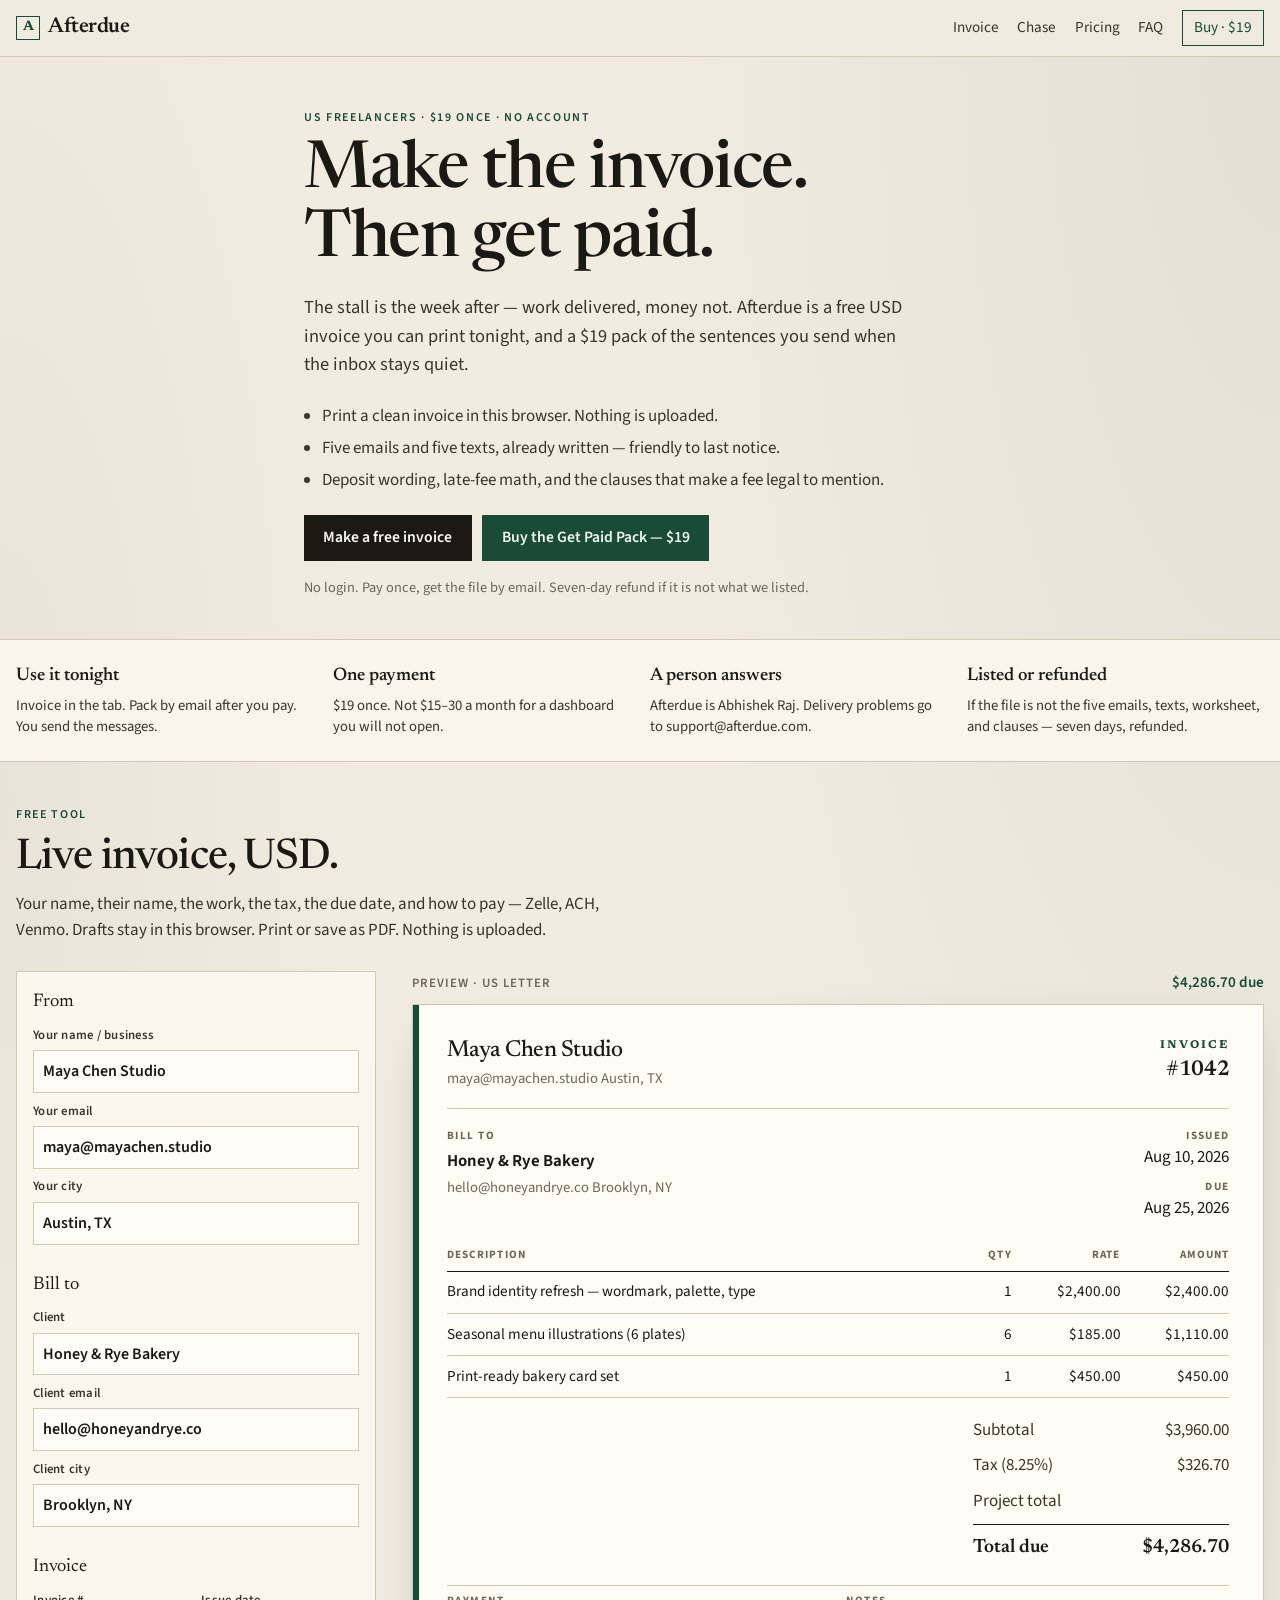
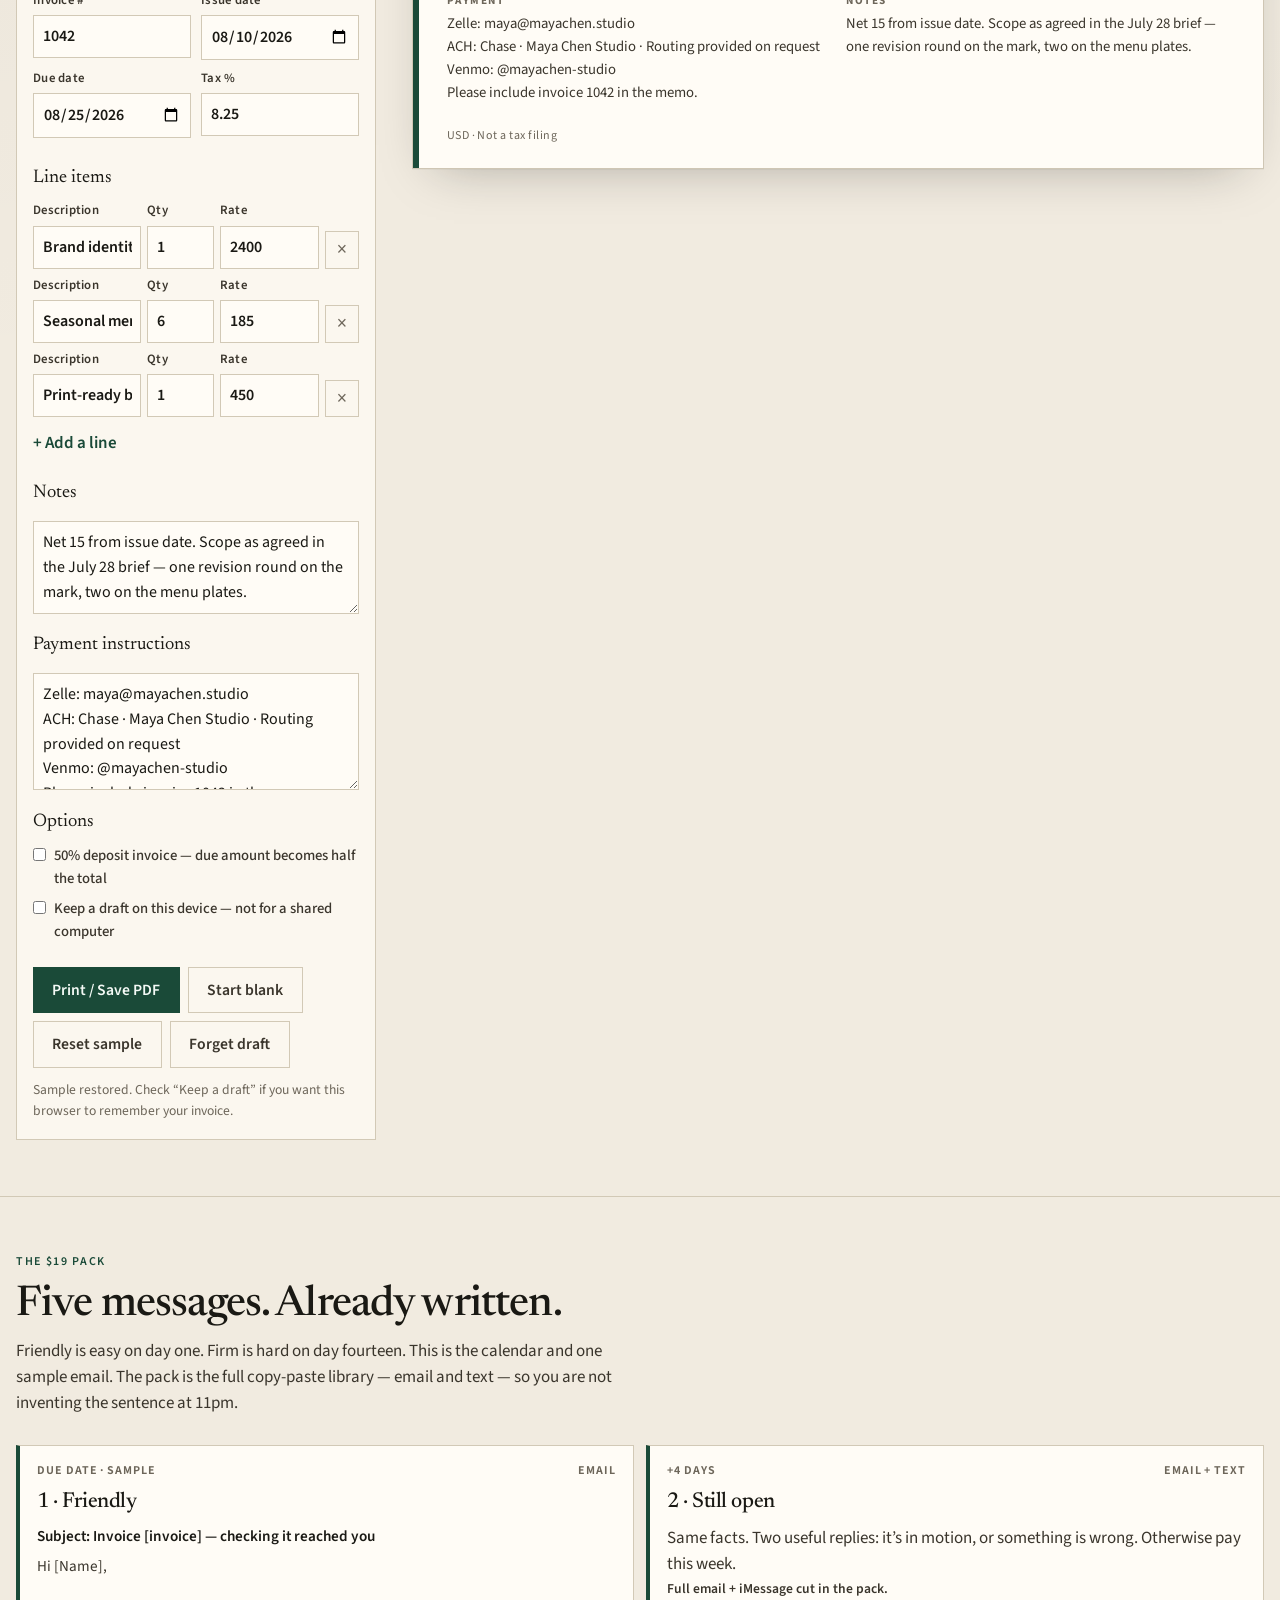
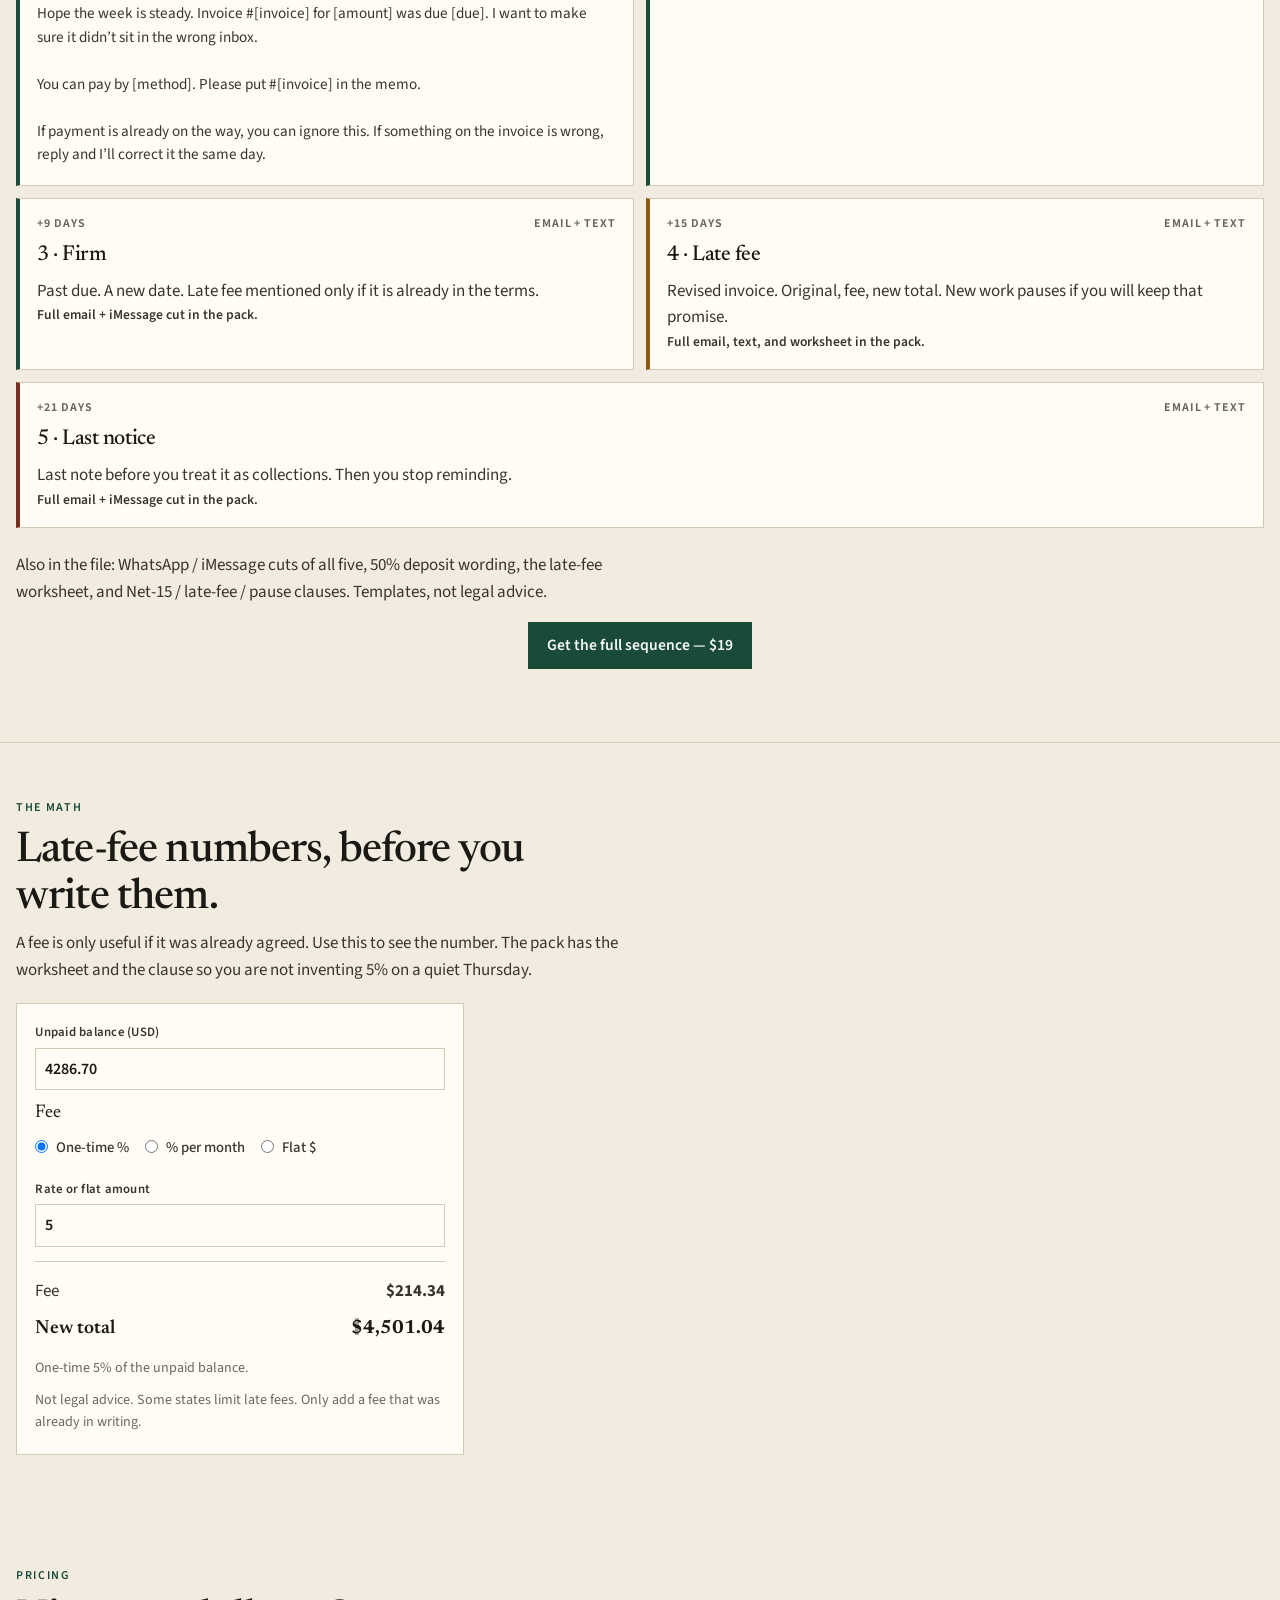
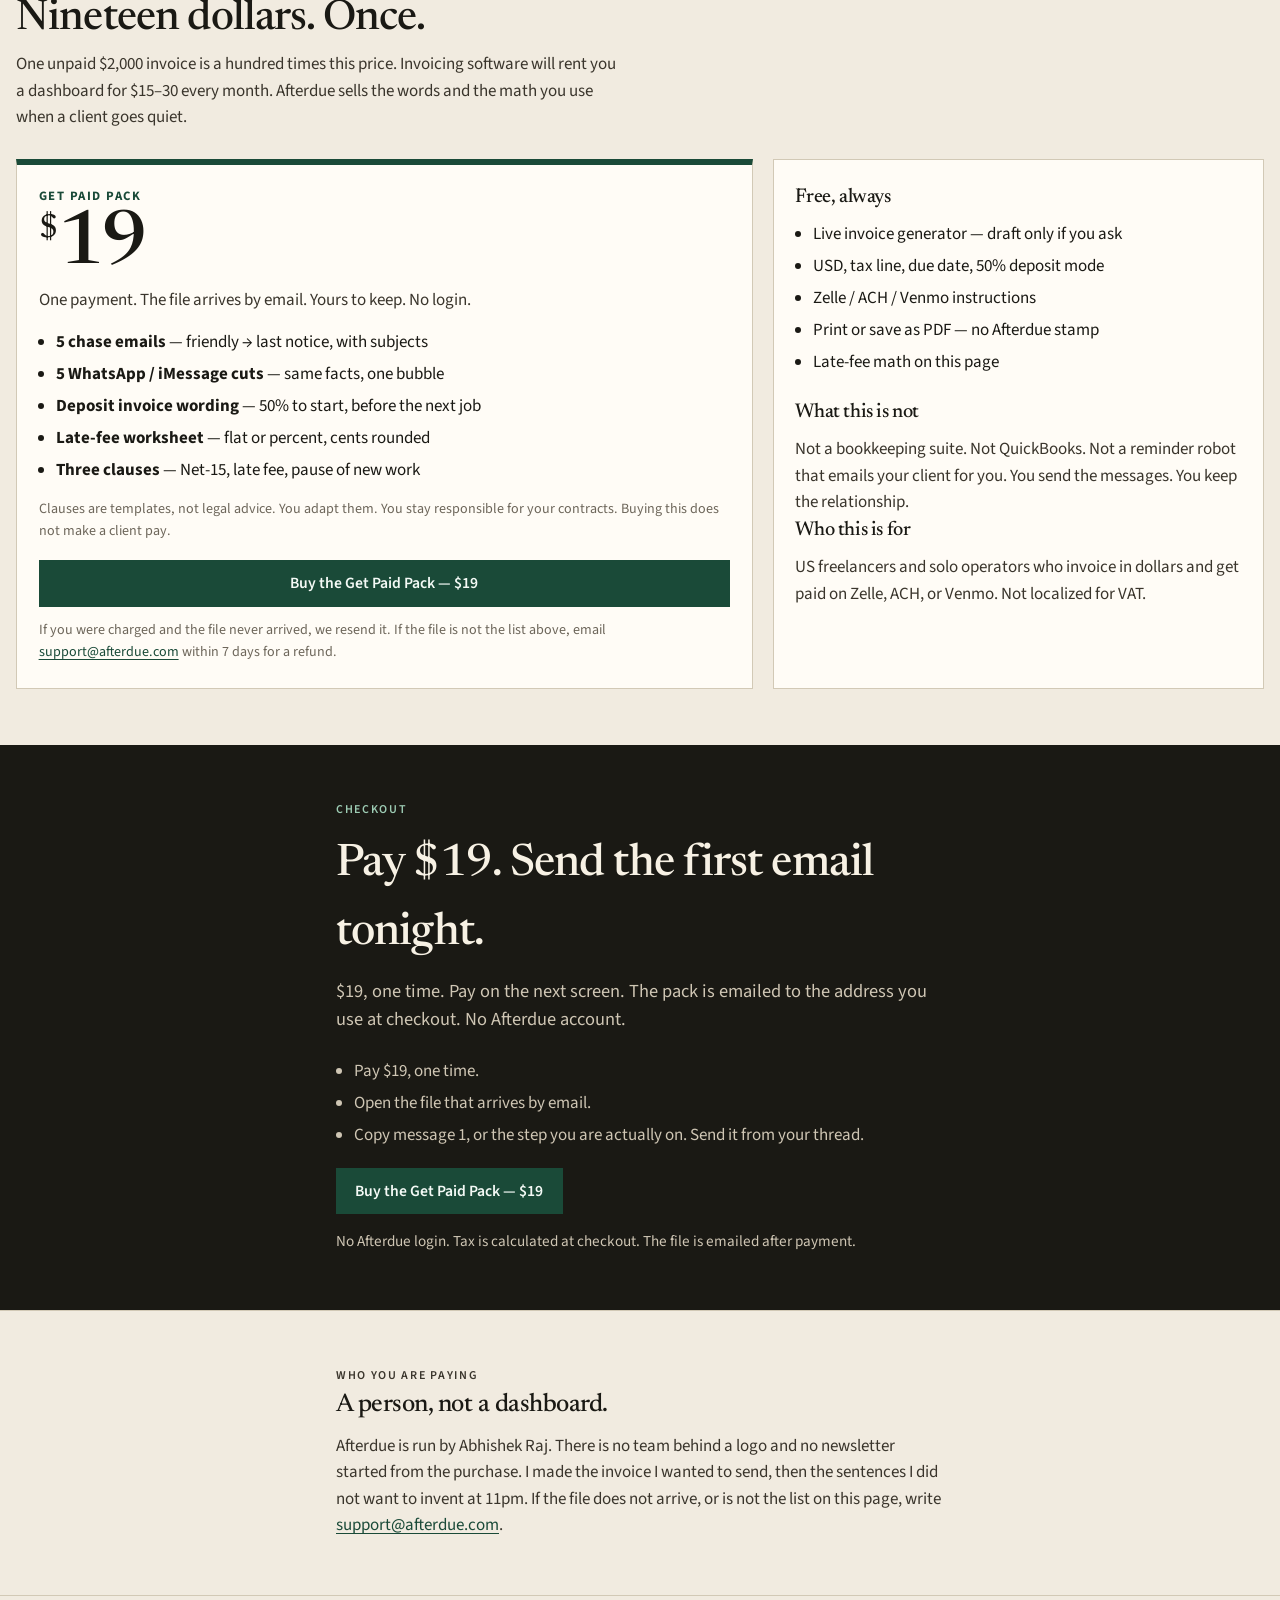
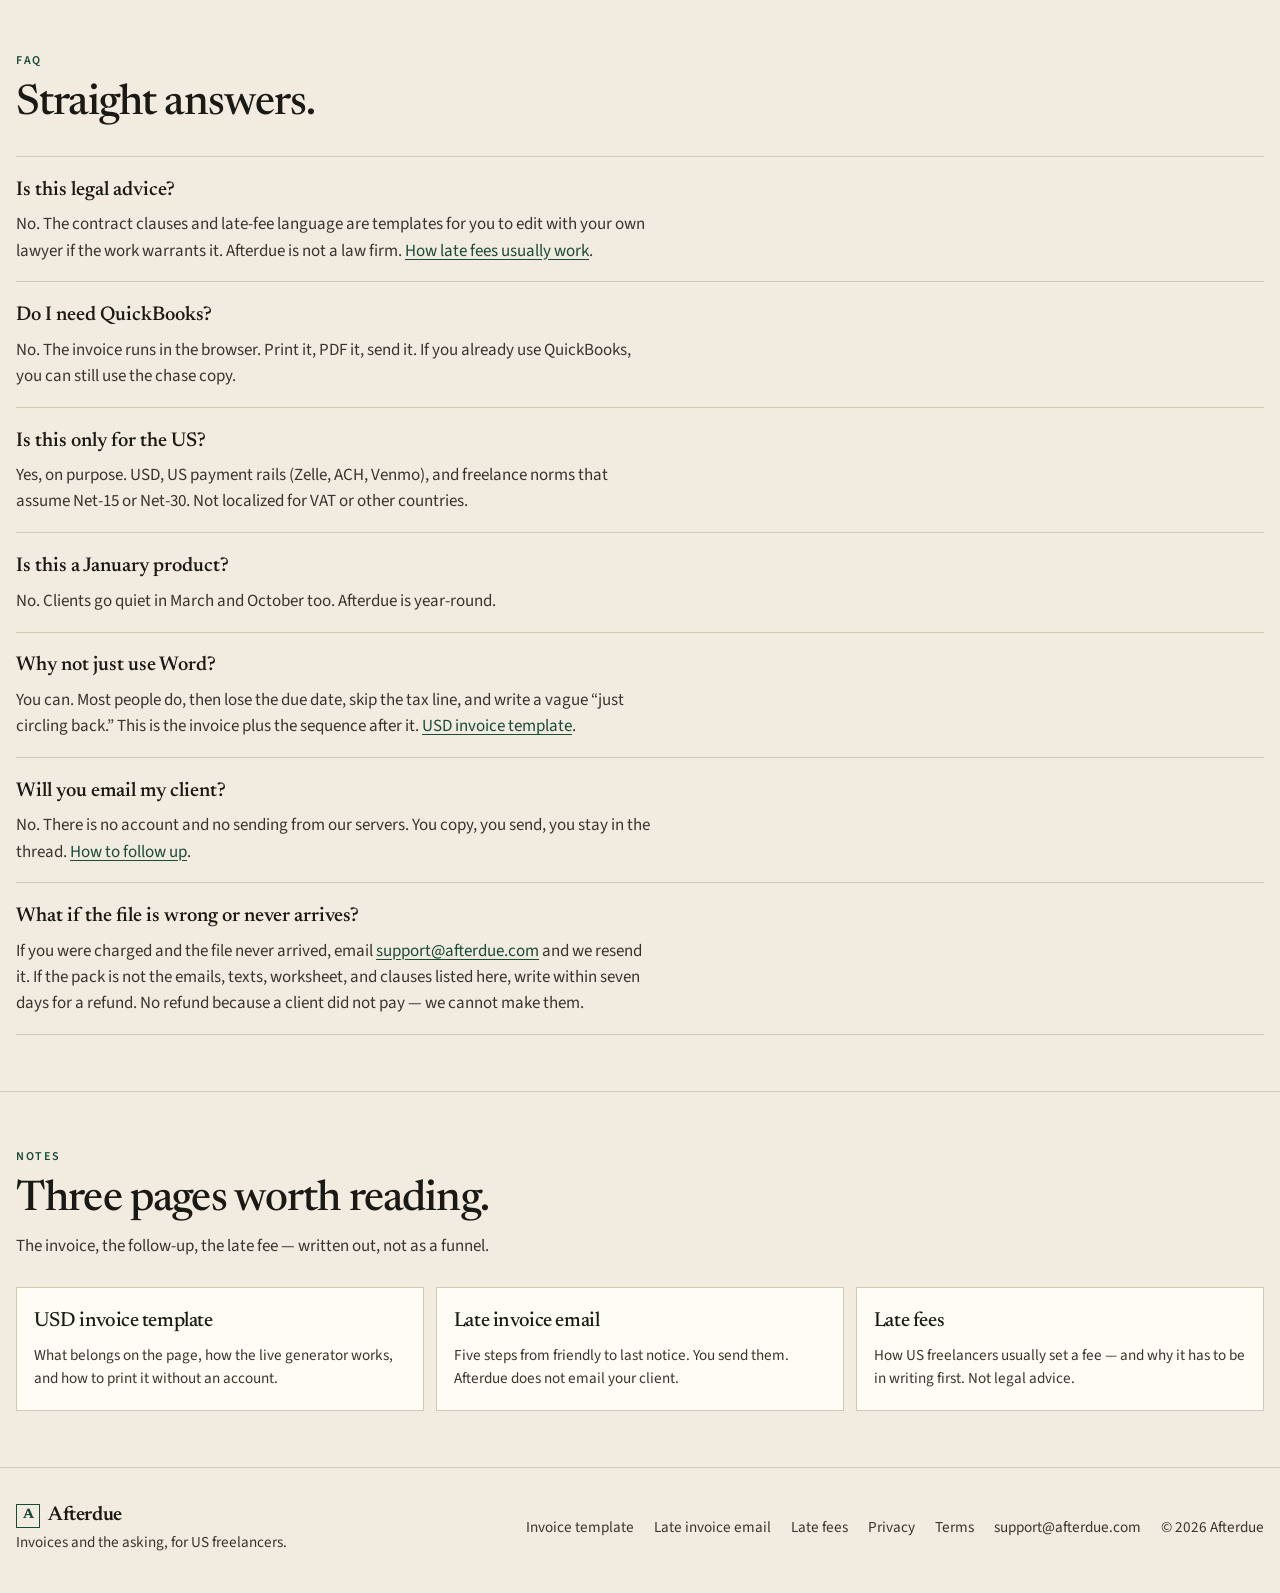
<file: index.html>
<!DOCTYPE html>
<html lang="en">
<head>
  <meta charset="utf-8">
  <meta name="viewport" content="width=device-width, initial-scale=1">
  <title>Afterdue — Make the invoice. Then get paid.</title>
  <meta name="description" content="Free USD invoice for US freelancers, plus a $19 Get Paid Pack: five chase emails, texts, deposit wording, late-fee math, and Net-15 clauses. No signup. No monthly fee.">
  <link rel="canonical" href="https://afterdue.com/">
  <meta property="og:type" content="website">
  <meta property="og:site_name" content="Afterdue">
  <meta property="og:locale" content="en_US">
  <meta property="og:title" content="Afterdue — Make the invoice. Then get paid.">
  <meta property="og:description" content="Free USD invoice you can print tonight. $19 for the emails, texts, and clauses you send when the client goes quiet. No account.">
  <meta property="og:url" content="https://afterdue.com/">
  <meta property="og:image" content="https://afterdue.com/og-image.svg">
  <meta property="og:image:alt" content="Afterdue — Make the invoice. Then get paid.">
  <meta name="twitter:card" content="summary_large_image">
  <meta name="twitter:title" content="Afterdue — Make the invoice. Then get paid.">
  <meta name="twitter:description" content="Free USD invoice you can print tonight. $19 for the emails, texts, and clauses you send when the client goes quiet.">
  <meta name="twitter:image" content="https://afterdue.com/og-image.svg">
  <meta name="theme-color" content="#1a1914">
  <link rel="icon" href="favicon.svg" type="image/svg+xml">
  <link rel="preconnect" href="https://fonts.googleapis.com">
  <link rel="preconnect" href="https://fonts.gstatic.com" crossorigin>
  <link href="https://fonts.googleapis.com/css2?family=Newsreader:ital,opsz,wght@0,6..72,400;0,6..72,500;0,6..72,600;0,6..72,700;1,6..72,400;1,6..72,500&family=Source+Sans+3:ital,wght@0,400;0,500;0,600;0,700;1,400&display=swap" rel="stylesheet">
  <link rel="stylesheet" href="styles.css">
  <script type="application/ld+json">
{
  "@context": "https://schema.org",
  "@graph": [
    {
      "@type": "Organization",
      "@id": "https://afterdue.com/#organization",
      "name": "Afterdue",
      "url": "https://afterdue.com",
      "email": "support@afterdue.com",
      "logo": "https://afterdue.com/favicon.svg",
      "founder": {
        "@type": "Person",
        "name": "Abhishek Raj"
      }
    },
    {
      "@type": "WebSite",
      "@id": "https://afterdue.com/#website",
      "name": "Afterdue",
      "url": "https://afterdue.com",
      "description": "A free live invoice for US freelancers, plus a $19 Get Paid Pack: chase messages, deposit language, late-fee math, and Net-15 clauses.",
      "publisher": {
        "@id": "https://afterdue.com/#organization"
      },
      "inLanguage": "en-US"
    },
    {
      "@type": "Product",
      "@id": "https://afterdue.com/#get-paid-pack",
      "name": "Afterdue Get Paid Pack",
      "description": "Five chase emails, WhatsApp and iMessage cuts, deposit invoice wording, a late-fee worksheet, and Net-15 / late-fee / pause-work clauses for US freelancers.",
      "brand": { "@type": "Brand", "name": "Afterdue" },
      "url": "https://afterdue.com/#pricing",
      "image": "https://afterdue.com/og-image.svg",
      "offers": {
        "@type": "Offer",
        "url": "https://buy.polar.sh/polar_cl_slI3chypFlsy5k6T0BUcyRiggraafjyquNfHF3i0PJr",
        "price": "19.00",
        "priceCurrency": "USD",
        "availability": "https://schema.org/InStock",
        "priceValidUntil": "2027-08-24"
      }
    },
    {
      "@type": "FAQPage",
      "@id": "https://afterdue.com/#faq",
      "url": "https://afterdue.com/#faq",
      "mainEntity": [
        {
          "@type": "Question",
          "name": "Is this legal advice?",
          "acceptedAnswer": {
            "@type": "Answer",
            "text": "No. The contract clauses and late-fee language are templates for you to edit with your own lawyer if the work warrants it. Afterdue is not a law firm."
          }
        },
        {
          "@type": "Question",
          "name": "Do I need QuickBooks?",
          "acceptedAnswer": {
            "@type": "Answer",
            "text": "No. The invoice runs in the browser. Print it, PDF it, send it. If you already use QuickBooks, you can still use the chase copy."
          }
        },
        {
          "@type": "Question",
          "name": "Is this only for the US?",
          "acceptedAnswer": {
            "@type": "Answer",
            "text": "Yes, on purpose. USD, US payment rails (Zelle, ACH, Venmo), and freelance norms that assume Net-15 or Net-30. Not localized for VAT or other countries."
          }
        },
        {
          "@type": "Question",
          "name": "Is this a January product?",
          "acceptedAnswer": {
            "@type": "Answer",
            "text": "No. Clients go quiet in March and October too. Afterdue is year-round."
          }
        },
        {
          "@type": "Question",
          "name": "Why not just use Word?",
          "acceptedAnswer": {
            "@type": "Answer",
            "text": "You can. Most people do, then lose the due date, skip the tax line, and write a vague “just circling back.” This is the invoice plus the sequence after it."
          }
        },
        {
          "@type": "Question",
          "name": "Will you email my client?",
          "acceptedAnswer": {
            "@type": "Answer",
            "text": "No. There is no account and no sending from our servers. You copy, you send, you stay in the thread."
          }
        },
        {
          "@type": "Question",
          "name": "What if the file is wrong or never arrives?",
          "acceptedAnswer": {
            "@type": "Answer",
            "text": "If you were charged and the file never arrived, email support@afterdue.com and we resend it. If the pack is not what this page lists, write within seven days for a refund. No refund because a client did not pay."
          }
        }
      ]
    }
  ]
}
  </script>
</head>
<body>
  <a class="skip" href="#invoice">Skip to invoice</a>

  <header class="site-header no-print">
    <div class="wrap header-inner">
      <a class="wordmark" href="#top" aria-label="Afterdue home">
        <span class="mark" aria-hidden="true">A</span>
        Afterdue
      </a>
      <nav class="nav" aria-label="Primary">
        <a href="#invoice">Invoice</a>
        <a href="#chase">Chase</a>
        <a href="#pricing">Pricing</a>
        <a href="#faq">FAQ</a>
        <a class="nav-buy" href="https://buy.polar.sh/polar_cl_slI3chypFlsy5k6T0BUcyRiggraafjyquNfHF3i0PJr" rel="noopener noreferrer">Buy · $19</a>
      </nav>
      <a class="nav-buy nav-buy-mobile" href="https://buy.polar.sh/polar_cl_slI3chypFlsy5k6T0BUcyRiggraafjyquNfHF3i0PJr" rel="noopener noreferrer">Buy · $19</a>
    </div>
  </header>

  <main id="top">
    <section class="hero no-print">
      <div class="wrap hero-inner">
        <p class="kicker">US freelancers · $19 once · no account</p>
        <h1>Make the invoice.<br>Then get paid.</h1>
        <p class="lede">
          The stall is the week after — work delivered, money not.
          Afterdue is a free USD invoice you can print tonight, and a
          $19 pack of the sentences you send when the inbox stays quiet.
        </p>
        <ul class="hero-values">
          <li>Print a clean invoice in this browser. Nothing is uploaded.</li>
          <li>Five emails and five texts, already written — friendly to last notice.</li>
          <li>Deposit wording, late-fee math, and the clauses that make a fee legal to mention.</li>
        </ul>
        <div class="hero-actions">
          <a class="btn btn-ink" href="#invoice">Make a free invoice</a>
          <a class="btn btn-accent" href="https://buy.polar.sh/polar_cl_slI3chypFlsy5k6T0BUcyRiggraafjyquNfHF3i0PJr" rel="noopener noreferrer">Buy the Get Paid Pack — $19</a>
        </div>
        <p class="hero-note">No login. Pay once, get the file by email. Seven-day refund if it is not what we listed.</p>
      </div>
    </section>

    <section class="trust-strip no-print" aria-label="Why this is worth $19">
      <div class="wrap">
        <ul class="trust-grid">
          <li>
            <strong>Use it tonight</strong>
            <span>Invoice in the tab. Pack by email after you pay. You send the messages.</span>
          </li>
          <li>
            <strong>One payment</strong>
            <span>$19 once. Not $15–30 a month for a dashboard you will not open.</span>
          </li>
          <li>
            <strong>A person answers</strong>
            <span>Afterdue is Abhishek Raj. Delivery problems go to support@afterdue.com.</span>
          </li>
          <li>
            <strong>Listed or refunded</strong>
            <span>If the file is not the five emails, texts, worksheet, and clauses — seven days, refunded.</span>
          </li>
        </ul>
      </div>
    </section>

    <section id="invoice" class="invoice-section" aria-labelledby="invoice-heading">
      <div class="wrap">
        <header class="section-head no-print">
          <p class="kicker">Free tool</p>
          <h2 id="invoice-heading">Live invoice, USD.</h2>
          <p class="section-dek">
            Your name, their name, the work, the tax, the due date, and how to pay —
            Zelle, ACH, Venmo. Drafts stay in this browser. Print or save as PDF.
            Nothing is uploaded.
          </p>
        </header>

        <div id="draft-banner" class="draft-banner no-print" hidden>
          <div class="wrap">
            <p>This browser has a saved invoice draft. Restore it only if this is your device.</p>
            <div class="form-actions">
              <button type="button" class="btn btn-ink" id="restore-draft">Restore draft</button>
              <button type="button" class="btn btn-ghost" id="discard-draft">Delete draft</button>
            </div>
          </div>
        </div>

        <div class="invoice-layout">
          <form id="invoice-form" class="invoice-form no-print" action="" autocomplete="on">
            <fieldset>
              <legend>From</legend>
              <label>
                Your name / business
                <input type="text" name="fromName" required maxlength="120">
              </label>
              <label>
                Your email
                <input type="email" name="fromEmail" maxlength="120" autocomplete="email">
              </label>
              <label>
                Your city
                <input type="text" name="fromCity" maxlength="80">
              </label>
            </fieldset>

            <fieldset>
              <legend>Bill to</legend>
              <label>
                Client
                <input type="text" name="clientName" required maxlength="120" autocomplete="off">
              </label>
              <label>
                Client email
                <input type="email" name="clientEmail" maxlength="120" autocomplete="off">
              </label>
              <label>
                Client city
                <input type="text" name="clientCity" maxlength="80" autocomplete="off">
              </label>
            </fieldset>

            <fieldset class="meta-grid">
              <legend>Invoice</legend>
              <label>
                Invoice #
                <input type="text" name="invoiceNumber" required maxlength="40" autocomplete="off">
              </label>
              <label>
                Issue date
                <input type="date" name="issueDate" required>
              </label>
              <label>
                Due date
                <input type="date" name="dueDate" required>
              </label>
              <label>
                Tax %
                <input type="number" name="taxRate" min="0" max="30" step="0.01" inputmode="decimal" maxlength="8">
              </label>
            </fieldset>

            <fieldset>
              <legend>Line items</legend>
              <div class="items-head" aria-hidden="true">
                <span>Description</span>
                <span>Qty</span>
                <span>Rate (USD)</span>
                <span></span>
              </div>
              <div id="line-items"></div>
              <button type="button" class="btn-text" id="add-item">+ Add a line</button>
            </fieldset>

            <fieldset>
              <legend>Notes</legend>
              <label class="sr-only" for="notes">Notes</label>
              <textarea id="notes" name="notes" rows="3" maxlength="2000" autocomplete="off" placeholder="Scope, revision terms, PO number…"></textarea>
            </fieldset>

            <fieldset>
              <legend>Payment instructions</legend>
              <label class="sr-only" for="payment">Payment instructions</label>
              <textarea id="payment" name="payment" rows="4" maxlength="2000" autocomplete="off" placeholder="Zelle, ACH routing, Venmo handle…"></textarea>
            </fieldset>

            <fieldset class="toggle-set">
              <legend>Options</legend>
              <label class="check">
                <input type="checkbox" name="depositMode" id="deposit-mode">
                50% deposit invoice — due amount becomes half the total
              </label>
              <label class="check">
                <input type="checkbox" name="saveDraft" id="save-draft">
                Keep a draft on this device — not for a shared computer
              </label>
            </fieldset>

            <div class="form-actions">
              <button type="button" class="btn btn-accent" id="print-btn">Print / Save PDF</button>
              <button type="button" class="btn btn-ghost" id="blank-btn">Start blank</button>
              <button type="button" class="btn btn-ghost" id="reset-btn">Reset sample</button>
              <button type="button" class="btn btn-ghost" id="clear-draft">Forget draft</button>
            </div>
            <p class="form-hint" id="save-hint">Print dialog → Save as PDF. Drafts are optional and stay on this device.</p>
          </form>

          <div class="preview-col">
            <div class="preview-bar no-print">
              <span>Preview · US Letter</span>
              <span id="preview-total" class="preview-total"></span>
            </div>
            <div class="invoice-sheet" id="invoice-sheet">
              <div class="sheet-top">
                <div>
                  <p class="sheet-brand" id="pv-fromName"></p>
                  <p class="sheet-quiet" id="pv-fromMeta"></p>
                </div>
                <div class="sheet-stamp">
                  <span id="pv-stamp">INVOICE</span>
                  <strong id="pv-number"></strong>
                </div>
              </div>

              <div class="sheet-parties">
                <div>
                  <p class="sheet-label">Bill to</p>
                  <p class="sheet-strong" id="pv-clientName"></p>
                  <p class="sheet-quiet" id="pv-clientMeta"></p>
                </div>
                <dl class="sheet-dates">
                  <div>
                    <dt>Issued</dt>
                    <dd id="pv-issue"></dd>
                  </div>
                  <div>
                    <dt>Due</dt>
                    <dd id="pv-due"></dd>
                  </div>
                </dl>
              </div>

              <table class="sheet-table">
                <thead>
                  <tr>
                    <th>Description</th>
                    <th class="num">Qty</th>
                    <th class="num">Rate</th>
                    <th class="num">Amount</th>
                  </tr>
                </thead>
                <tbody id="pv-items"></tbody>
              </table>

              <div class="sheet-totals">
                <div class="sheet-totals-rows">
                  <div><span>Subtotal</span><span id="pv-subtotal"></span></div>
                  <div id="pv-tax-row"><span id="pv-tax-label">Tax</span><span id="pv-tax"></span></div>
                  <div id="pv-deposit-row" hidden><span>Project total</span><span id="pv-deposit"></span></div>
                  <div class="grand"><span id="pv-grand-label">Total due</span><span id="pv-grand"></span></div>
                </div>
              </div>

              <div class="sheet-bottom">
                <div>
                  <p class="sheet-label">Payment</p>
                  <p class="sheet-pre" id="pv-payment"></p>
                </div>
                <div>
                  <p class="sheet-label">Notes</p>
                  <p class="sheet-pre" id="pv-notes"></p>
                </div>
              </div>

              <p class="sheet-foot">USD · Not a tax filing</p>
            </div>
          </div>
        </div>
      </div>
    </section>

    <section id="chase" class="chase-section no-print" aria-labelledby="chase-heading">
      <div class="wrap">
        <header class="section-head">
          <p class="kicker">The $19 pack</p>
          <h2 id="chase-heading">Five messages. Already written.</h2>
          <p class="section-dek">
            Friendly is easy on day one. Firm is hard on day fourteen.
            This is the calendar and one sample email. The pack is the
            full copy-paste library — email and text — so you are not
            inventing the sentence at 11pm.
          </p>
        </header>

        <ol class="chase-list">
          <li class="chase-open">
            <div class="chase-meta">
              <span class="chase-day">Due date · sample</span>
              <span class="chase-ch">Email</span>
            </div>
            <h3>1 · Friendly</h3>
            <p class="chase-subject">Subject: Invoice [invoice] — checking it reached you</p>
            <p class="chase-letter">
              Hi [Name],<br><br>
              Hope the week is steady. Invoice #[invoice] for [amount] was due [due]. I want to make sure it didn’t sit in the wrong inbox.<br><br>
              You can pay by [method]. Please put #[invoice] in the memo.<br><br>
              If payment is already on the way, you can ignore this. If something on the invoice is wrong, reply and I’ll correct it the same day.
            </p>
          </li>
          <li class="chase-locked">
            <div class="chase-meta">
              <span class="chase-day">+4 days</span>
              <span class="chase-ch">Email + text</span>
            </div>
            <h3>2 · Still open</h3>
            <p>Same facts. Two useful replies: it’s in motion, or something is wrong. Otherwise pay this week.</p>
            <p class="chase-lock">Full email + iMessage cut in the pack.</p>
          </li>
          <li class="chase-locked">
            <div class="chase-meta">
              <span class="chase-day">+9 days</span>
              <span class="chase-ch">Email + text</span>
            </div>
            <h3>3 · Firm</h3>
            <p>Past due. A new date. Late fee mentioned only if it is already in the terms.</p>
            <p class="chase-lock">Full email + iMessage cut in the pack.</p>
          </li>
          <li class="chase-locked">
            <div class="chase-meta">
              <span class="chase-day">+15 days</span>
              <span class="chase-ch">Email + text</span>
            </div>
            <h3>4 · Late fee</h3>
            <p>Revised invoice. Original, fee, new total. New work pauses if you will keep that promise.</p>
            <p class="chase-lock">Full email, text, and worksheet in the pack.</p>
          </li>
          <li class="chase-locked">
            <div class="chase-meta">
              <span class="chase-day">+21 days</span>
              <span class="chase-ch">Email + text</span>
            </div>
            <h3>5 · Last notice</h3>
            <p>Last note before you treat it as collections. Then you stop reminding.</p>
            <p class="chase-lock">Full email + iMessage cut in the pack.</p>
          </li>
        </ol>

        <p class="chase-foot">
          Also in the file: WhatsApp / iMessage cuts of all five, 50% deposit
          wording, the late-fee worksheet, and Net-15 / late-fee / pause clauses.
          Templates, not legal advice.
        </p>
        <p class="center">
          <a class="btn btn-accent" href="https://buy.polar.sh/polar_cl_slI3chypFlsy5k6T0BUcyRiggraafjyquNfHF3i0PJr" rel="noopener noreferrer">Get the full sequence — $19</a>
        </p>
      </div>
    </section>

    <section id="late-fee" class="fee-section no-print" aria-labelledby="fee-heading">
      <div class="wrap fee-layout">
        <header class="section-head">
          <p class="kicker">The math</p>
          <h2 id="fee-heading">Late-fee numbers, before you write them.</h2>
          <p class="section-dek">
            A fee is only useful if it was already agreed. Use this to see
            the number. The pack has the worksheet and the clause so you
            are not inventing 5% on a quiet Thursday.
          </p>
        </header>
        <form id="fee-form" class="fee-card" action="" autocomplete="off">
          <label>
            Unpaid balance (USD)
            <input type="number" id="fee-balance" name="feeBalance" min="0" step="0.01" inputmode="decimal" value="4286.70">
          </label>
          <fieldset class="fee-kinds">
            <legend>Fee</legend>
            <label class="check"><input type="radio" name="feeKind" value="once" checked> One-time %</label>
            <label class="check"><input type="radio" name="feeKind" value="month"> % per month</label>
            <label class="check"><input type="radio" name="feeKind" value="flat"> Flat $</label>
          </fieldset>
          <label>
            Rate or flat amount
            <input type="number" id="fee-rate" name="feeRate" min="0" step="0.01" inputmode="decimal" value="5">
          </label>
          <div class="fee-out">
            <div><span>Fee</span><strong id="fee-result-fee">$214.34</strong></div>
            <div class="grand"><span>New total</span><strong id="fee-result-total">$4,501.04</strong></div>
          </div>
          <p class="fee-note" id="fee-result-note">One-time 5% of the unpaid balance.</p>
          <p class="fee-legal">Not legal advice. Some states limit late fees. Only add a fee that was already in writing.</p>
        </form>
      </div>
    </section>

    <section id="pricing" class="pricing-section no-print" aria-labelledby="pricing-heading">
      <div class="wrap">
        <header class="section-head">
          <p class="kicker">Pricing</p>
          <h2 id="pricing-heading">Nineteen dollars. Once.</h2>
          <p class="section-dek">
            One unpaid $2,000 invoice is a hundred times this price.
            Invoicing software will rent you a dashboard for $15–30 every month.
            Afterdue sells the words and the math you use when a client goes quiet.
          </p>
        </header>

        <div class="price-grid">
          <article class="price-card price-card-main">
            <p class="price-name">Get Paid Pack</p>
            <p class="price-amt"><span>$</span>19</p>
            <p class="price-once">One payment. The file arrives by email. Yours to keep. No login.</p>
            <ul class="price-list">
              <li><strong>5 chase emails</strong> — friendly → last notice, with subjects</li>
              <li><strong>5 WhatsApp / iMessage cuts</strong> — same facts, one bubble</li>
              <li><strong>Deposit invoice wording</strong> — 50% to start, before the next job</li>
              <li><strong>Late-fee worksheet</strong> — flat or percent, cents rounded</li>
              <li><strong>Three clauses</strong> — Net-15, late fee, pause of new work</li>
            </ul>
            <p class="price-legal">Clauses are templates, not legal advice. You adapt them. You stay responsible for your contracts. Buying this does not make a client pay.</p>
            <a class="btn btn-accent btn-block" href="https://buy.polar.sh/polar_cl_slI3chypFlsy5k6T0BUcyRiggraafjyquNfHF3i0PJr" rel="noopener noreferrer">Buy the Get Paid Pack — $19</a>
            <p class="price-guarantee">If you were charged and the file never arrived, we resend it. If the file is not the list above, email <a href="mailto:support@afterdue.com">support@afterdue.com</a> within 7 days for a refund.</p>
          </article>

          <aside class="price-aside">
            <h3>Free, always</h3>
            <ul>
              <li>Live invoice generator — draft only if you ask</li>
              <li>USD, tax line, due date, 50% deposit mode</li>
              <li>Zelle / ACH / Venmo instructions</li>
              <li>Print or save as PDF — no Afterdue stamp</li>
              <li>Late-fee math on this page</li>
            </ul>
            <h3>What this is not</h3>
            <p>
              Not a bookkeeping suite. Not QuickBooks. Not a reminder robot
              that emails your client for you. You send the messages.
              You keep the relationship.
            </p>
            <h3>Who this is for</h3>
            <p>
              US freelancers and solo operators who invoice in dollars and
              get paid on Zelle, ACH, or Venmo. Not localized for VAT.
            </p>
          </aside>
        </div>
      </div>
    </section>

    <section id="buy" class="buy-section no-print" aria-labelledby="buy-heading">
      <div class="wrap buy-inner">
        <p class="kicker">Checkout</p>
        <h2 id="buy-heading">Pay $19. Send the first email tonight.</h2>
        <p class="lede">
          $19, one time. Pay on the next screen. The pack is emailed to
          the address you use at checkout. No Afterdue account.
        </p>
        <ul class="buy-steps">
          <li>Pay $19, one time.</li>
          <li>Open the file that arrives by email.</li>
          <li>Copy message 1, or the step you are actually on. Send it from your thread.</li>
        </ul>
        <a class="btn btn-accent" id="buy-btn" href="https://buy.polar.sh/polar_cl_slI3chypFlsy5k6T0BUcyRiggraafjyquNfHF3i0PJr" rel="noopener noreferrer" data-polar-checkout>
          Buy the Get Paid Pack — $19
        </a>
        <p class="buy-status" id="buy-status" role="status">
          No Afterdue login. Tax is calculated at checkout. The file is emailed after payment.
        </p>
      </div>
    </section>

    <section class="founder-section no-print" aria-labelledby="founder-heading">
      <div class="wrap founder-inner">
        <p class="kicker">Who you are paying</p>
        <h2 id="founder-heading">A person, not a dashboard.</h2>
        <p>
          Afterdue is run by Abhishek Raj. There is no team behind a logo
          and no newsletter started from the purchase. I made the invoice
          I wanted to send, then the sentences I did not want to invent
          at 11pm. If the file does not arrive, or is not the list on this
          page, write
          <a href="mailto:support@afterdue.com">support@afterdue.com</a>.
        </p>
      </div>
    </section>

    <section id="faq" class="faq-section no-print" aria-labelledby="faq-heading">
      <div class="wrap">
        <header class="section-head">
          <p class="kicker">FAQ</p>
          <h2 id="faq-heading">Straight answers.</h2>
        </header>
        <dl class="faq">
          <div>
            <dt>Is this legal advice?</dt>
            <dd>No. The contract clauses and late-fee language are templates for you to edit with your own lawyer if the work warrants it. Afterdue is not a law firm. <a href="invoice-late-fee.html">How late fees usually work</a>.</dd>
          </div>
          <div>
            <dt>Do I need QuickBooks?</dt>
            <dd>No. The invoice runs in the browser. Print it, PDF it, send it. If you already use QuickBooks, you can still use the chase copy.</dd>
          </div>
          <div>
            <dt>Is this only for the US?</dt>
            <dd>Yes, on purpose. USD, US payment rails (Zelle, ACH, Venmo), and freelance norms that assume Net-15 or Net-30. Not localized for VAT or other countries.</dd>
          </div>
          <div>
            <dt>Is this a January product?</dt>
            <dd>No. Clients go quiet in March and October too. Afterdue is year-round.</dd>
          </div>
          <div>
            <dt>Why not just use Word?</dt>
            <dd>You can. Most people do, then lose the due date, skip the tax line, and write a vague “just circling back.” This is the invoice plus the sequence after it. <a href="invoice-template.html">USD invoice template</a>.</dd>
          </div>
          <div>
            <dt>Will you email my client?</dt>
            <dd>No. There is no account and no sending from our servers. You copy, you send, you stay in the thread. <a href="late-invoice-email.html">How to follow up</a>.</dd>
          </div>
          <div>
            <dt>What if the file is wrong or never arrives?</dt>
            <dd>If you were charged and the file never arrived, email <a href="mailto:support@afterdue.com">support@afterdue.com</a> and we resend it. If the pack is not the emails, texts, worksheet, and clauses listed here, write within seven days for a refund. No refund because a client did not pay — we cannot make them.</dd>
          </div>
        </dl>
      </div>
    </section>

    <section id="guides" class="guides-section no-print" aria-labelledby="guides-heading">
      <div class="wrap">
        <header class="section-head">
          <p class="kicker">Notes</p>
          <h2 id="guides-heading">Three pages worth reading.</h2>
          <p class="section-dek">
            The invoice, the follow-up, the late fee — written out, not as a funnel.
          </p>
        </header>
        <div class="guide-grid">
          <a class="guide-card" href="invoice-template.html">
            <h3>USD invoice template</h3>
            <p>What belongs on the page, how the live generator works, and how to print it without an account.</p>
          </a>
          <a class="guide-card" href="late-invoice-email.html">
            <h3>Late invoice email</h3>
            <p>Five steps from friendly to last notice. You send them. Afterdue does not email your client.</p>
          </a>
          <a class="guide-card" href="invoice-late-fee.html">
            <h3>Late fees</h3>
            <p>How US freelancers usually set a fee — and why it has to be in writing first. Not legal advice.</p>
          </a>
        </div>
      </div>
    </section>
  </main>

  <footer class="site-footer no-print">
    <div class="wrap footer-inner">
      <div>
        <p class="wordmark foot-mark"><span class="mark" aria-hidden="true">A</span> Afterdue</p>
        <p>Invoices and the asking, for US freelancers.</p>
      </div>
      <div class="footer-links">
        <a href="invoice-template.html">Invoice template</a>
        <a href="late-invoice-email.html">Late invoice email</a>
        <a href="invoice-late-fee.html">Late fees</a>
        <a href="privacy.html">Privacy</a>
        <a href="terms.html">Terms</a>
        <a href="mailto:support@afterdue.com">support@afterdue.com</a>
        <span>© 2026 Afterdue</span>
      </div>
    </div>
  </footer>

  <script src="config.js"></script>
  <script src="site.js"></script>
  <script src="app.js"></script>
</body>
</html>
</file>
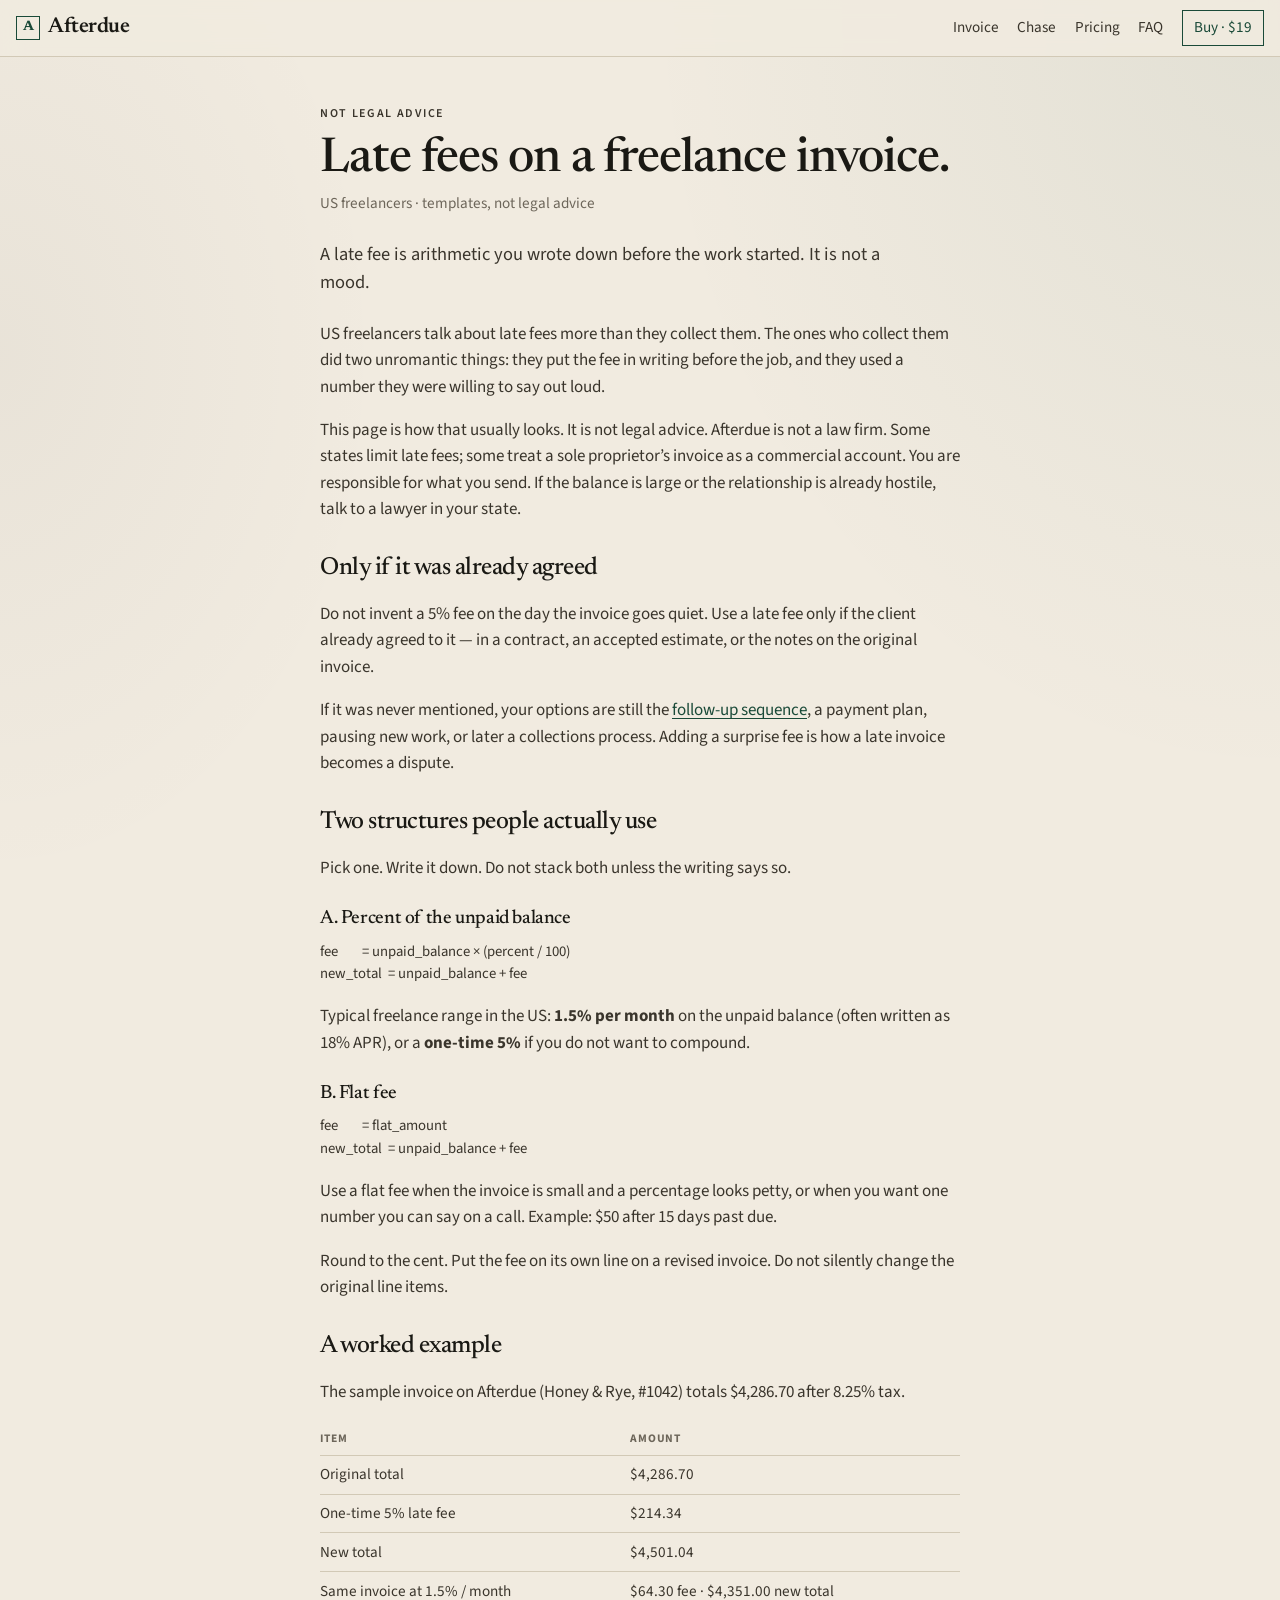
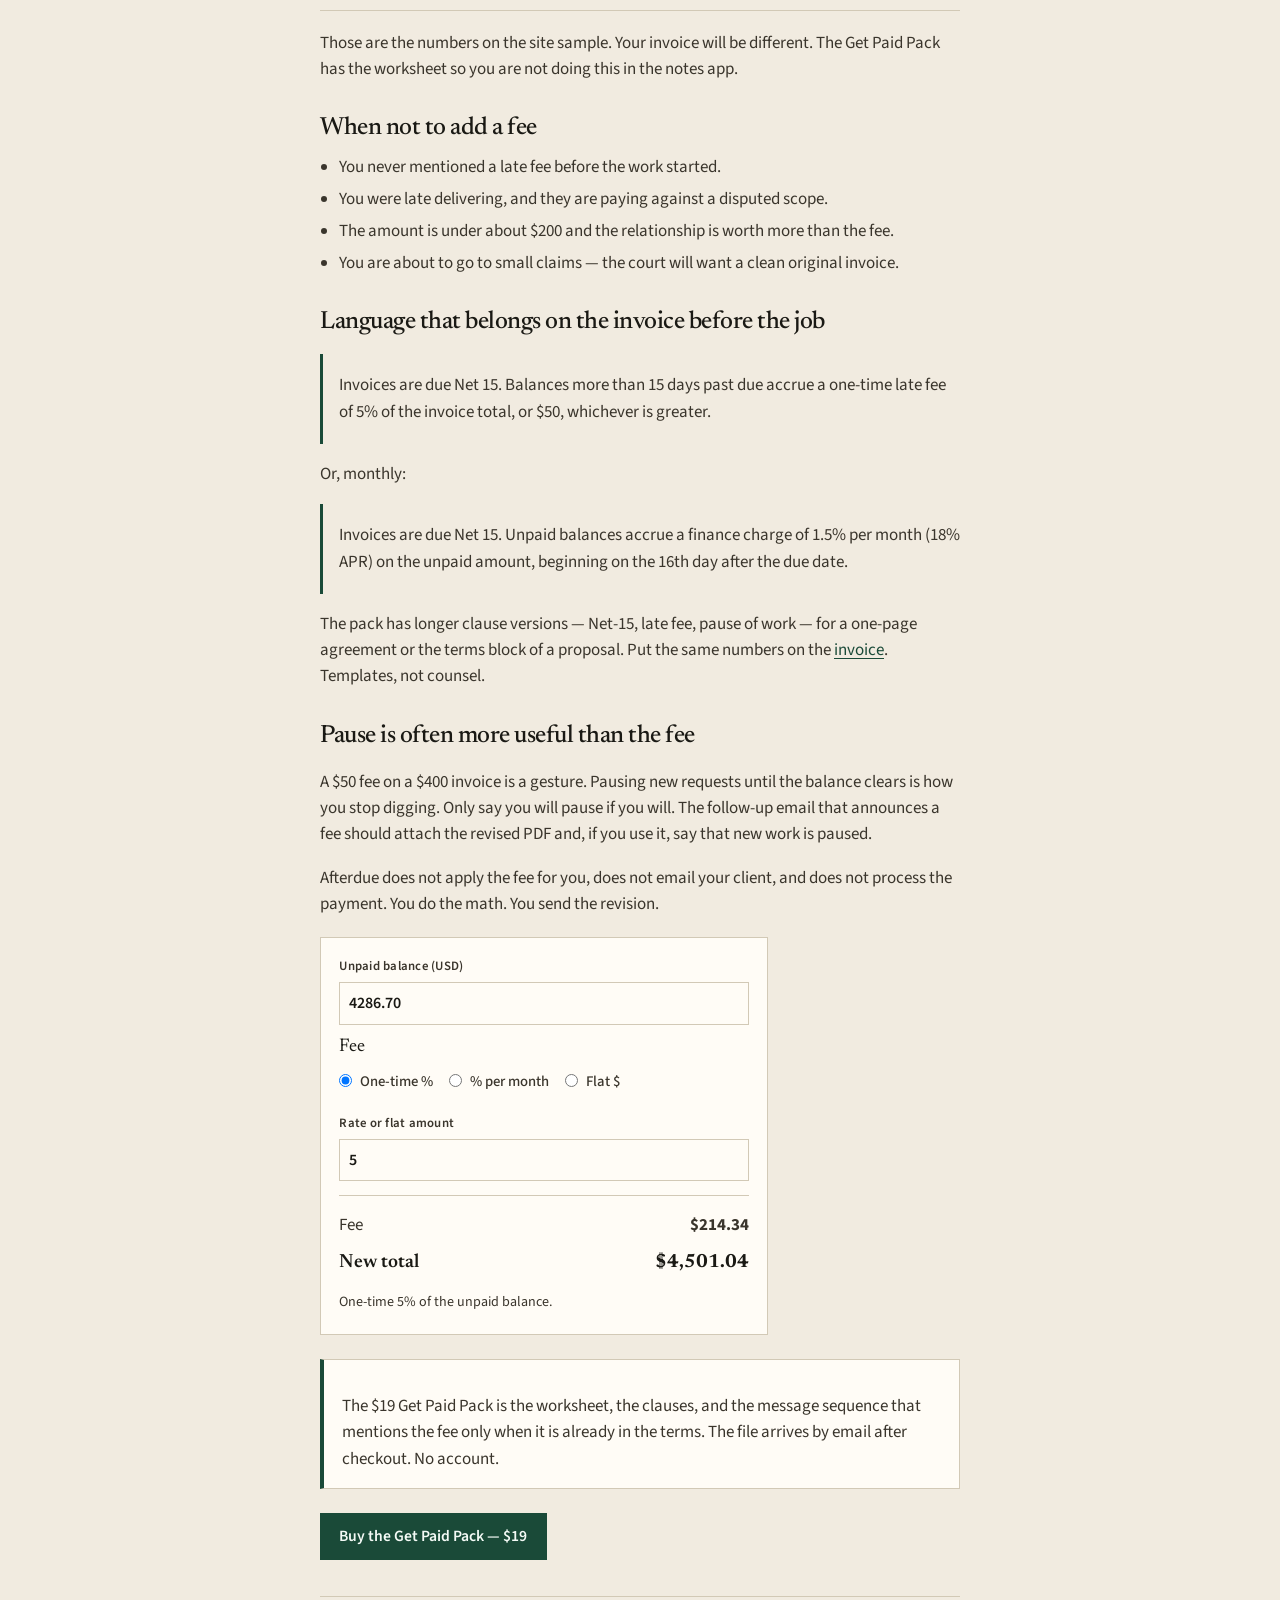
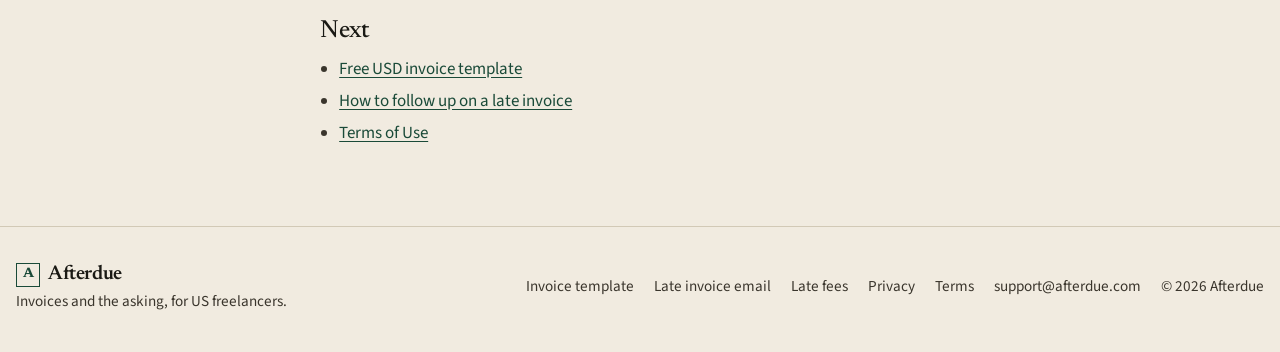
<file: invoice-late-fee.html>
<!DOCTYPE html>
<html lang="en">
<head>
  <meta charset="utf-8">
  <meta name="viewport" content="width=device-width, initial-scale=1">
  <title>Invoice Late Fees for US Freelancers — Afterdue</title>
  <meta name="description" content="How US freelancers usually handle a late fee — one-time 5% or 1.5% a month — and why it has to be in writing first. Templates, not legal advice.">
  <link rel="canonical" href="https://afterdue.com/invoice-late-fee.html">
  <meta property="og:type" content="article">
  <meta property="og:site_name" content="Afterdue">
  <meta property="og:locale" content="en_US">
  <meta property="og:title" content="Invoice Late Fees for US Freelancers — Afterdue">
  <meta property="og:description" content="How US freelancers usually handle a late fee — one-time 5% or 1.5% a month — and why it has to be in writing first. Templates, not legal advice.">
  <meta property="og:url" content="https://afterdue.com/invoice-late-fee.html">
  <meta name="twitter:card" content="summary">
  <meta name="twitter:title" content="Invoice Late Fees for US Freelancers — Afterdue">
  <meta name="twitter:description" content="How US freelancers usually handle a late fee — one-time 5% or 1.5% a month — and why it has to be in writing first. Templates, not legal advice.">
  <meta name="theme-color" content="#1a1914">
  <link rel="icon" href="favicon.svg" type="image/svg+xml">
  <link rel="preconnect" href="https://fonts.googleapis.com">
  <link rel="preconnect" href="https://fonts.gstatic.com" crossorigin>
  <link href="https://fonts.googleapis.com/css2?family=Newsreader:ital,opsz,wght@0,6..72,400;0,6..72,500;0,6..72,600;0,6..72,700;1,6..72,400;1,6..72,500&family=Source+Sans+3:ital,wght@0,400;0,500;0,600;0,700;1,400&display=swap" rel="stylesheet">
  <link rel="stylesheet" href="styles.css">
  <script type="application/ld+json">
{
  "@context": "https://schema.org",
  "@type": "WebPage",
  "name": "Invoice Late Fees for US Freelancers \u2014 Afterdue",
  "description": "How US freelancers usually handle a late fee \u2014 one-time 5% or 1.5% a month \u2014 and why it has to be in writing first. Templates, not legal advice.",
  "url": "https://afterdue.com/invoice-late-fee.html",
  "isPartOf": {
    "@type": "WebSite",
    "name": "Afterdue",
    "url": "https://afterdue.com"
  },
  "publisher": {
    "@type": "Organization",
    "name": "Afterdue",
    "url": "https://afterdue.com",
    "email": "support@afterdue.com"
  }
}
  </script>
</head>
<body>
  <header class="site-header no-print">
    <div class="wrap header-inner">
      <a class="wordmark" href="index.html" aria-label="Afterdue home">
        <span class="mark" aria-hidden="true">A</span>
        Afterdue
      </a>
      <nav class="nav" aria-label="Primary">
        <a href="index.html#invoice">Invoice</a>
        <a href="index.html#chase">Chase</a>
        <a href="index.html#pricing">Pricing</a>
        <a href="index.html#faq">FAQ</a>
        <a class="nav-buy" href="https://buy.polar.sh/polar_cl_slI3chypFlsy5k6T0BUcyRiggraafjyquNfHF3i0PJr" rel="noopener noreferrer">Buy · $19</a>
      </nav>
      <a class="nav-buy nav-buy-mobile" href="https://buy.polar.sh/polar_cl_slI3chypFlsy5k6T0BUcyRiggraafjyquNfHF3i0PJr" rel="noopener noreferrer">Buy · $19</a>
    </div>
  </header>

  <main class="legal-page">
    <div class="wrap">
      <p class="kicker">Not legal advice</p>
      <h1>Late fees on a freelance invoice.</h1>
      
      <p class="legal-date">US freelancers · templates, not legal advice</p>
      <p class="lede">
        A late fee is arithmetic you wrote down before the work started.
        It is not a mood.
      </p>
      <p>
        US freelancers talk about late fees more than they collect them.
        The ones who collect them did two unromantic things: they put the
        fee in writing before the job, and they used a number they were
        willing to say out loud.
      </p>
      <p>
        This page is how that usually looks. It is not legal advice.
        Afterdue is not a law firm. Some states limit late fees; some treat
        a sole proprietor’s invoice as a commercial account. You are
        responsible for what you send. If the balance is large or the
        relationship is already hostile, talk to a lawyer in your state.
      </p>

      <h2>Only if it was already agreed</h2>
      <p>
        Do not invent a 5% fee on the day the invoice goes quiet. Use a
        late fee only if the client already agreed to it — in a contract,
        an accepted estimate, or the notes on the original invoice.
      </p>
      <p>
        If it was never mentioned, your options are still the
        <a href="late-invoice-email.html">follow-up sequence</a>, a payment
        plan, pausing new work, or later a collections process. Adding a
        surprise fee is how a late invoice becomes a dispute.
      </p>

      <h2>Two structures people actually use</h2>
      <p>Pick one. Write it down. Do not stack both unless the writing says so.</p>
      <h3>A. Percent of the unpaid balance</h3>
      <p class="sheet-pre">fee        = unpaid_balance × (percent / 100)
new_total  = unpaid_balance + fee</p>
      <p>
        Typical freelance range in the US: <strong>1.5% per month</strong>
        on the unpaid balance (often written as 18% APR), or a
        <strong>one-time 5%</strong> if you do not want to compound.
      </p>
      <h3>B. Flat fee</h3>
      <p class="sheet-pre">fee        = flat_amount
new_total  = unpaid_balance + fee</p>
      <p>
        Use a flat fee when the invoice is small and a percentage looks
        petty, or when you want one number you can say on a call. Example:
        $50 after 15 days past due.
      </p>
      <p>
        Round to the cent. Put the fee on its own line on a revised
        invoice. Do not silently change the original line items.
      </p>

      <h2>A worked example</h2>
      <p>
        The sample invoice on Afterdue (Honey &amp; Rye, #1042) totals
        $4,286.70 after 8.25% tax.
      </p>
      <table>
        <thead>
          <tr><th>Item</th><th>Amount</th></tr>
        </thead>
        <tbody>
          <tr><td>Original total</td><td>$4,286.70</td></tr>
          <tr><td>One-time 5% late fee</td><td>$214.34</td></tr>
          <tr><td>New total</td><td>$4,501.04</td></tr>
          <tr><td>Same invoice at 1.5% / month</td><td>$64.30 fee · $4,351.00 new total</td></tr>
        </tbody>
      </table>
      <p>
        Those are the numbers on the site sample. Your invoice will be
        different. The Get Paid Pack has the worksheet so you are not
        doing this in the notes app.
      </p>

      <h2>When not to add a fee</h2>
      <ul>
        <li>You never mentioned a late fee before the work started.</li>
        <li>You were late delivering, and they are paying against a disputed scope.</li>
        <li>The amount is under about $200 and the relationship is worth more than the fee.</li>
        <li>You are about to go to small claims — the court will want a clean original invoice.</li>
      </ul>

      <h2>Language that belongs on the invoice before the job</h2>
      <blockquote>
        <p>
          Invoices are due Net 15. Balances more than 15 days past due
          accrue a one-time late fee of 5% of the invoice total, or $50,
          whichever is greater.
        </p>
      </blockquote>
      <p>Or, monthly:</p>
      <blockquote>
        <p>
          Invoices are due Net 15. Unpaid balances accrue a finance charge
          of 1.5% per month (18% APR) on the unpaid amount, beginning on
          the 16th day after the due date.
        </p>
      </blockquote>
      <p>
        The pack has longer clause versions — Net-15, late fee, pause of
        work — for a one-page agreement or the terms block of a proposal.
        Put the same numbers on the
        <a href="invoice-template.html">invoice</a>.
        Templates, not counsel.
      </p>

      <h2>Pause is often more useful than the fee</h2>
      <p>
        A $50 fee on a $400 invoice is a gesture. Pausing new requests
        until the balance clears is how you stop digging. Only say you
        will pause if you will. The follow-up email that announces a fee
        should attach the revised PDF and, if you use it, say that new
        work is paused.
      </p>
      <p>
        Afterdue does not apply the fee for you, does not email your
        client, and does not process the payment. You do the math. You
        send the revision.
      </p>

      <form id="fee-form" class="fee-card" action="" autocomplete="off">
        <label>
          Unpaid balance (USD)
          <input type="number" id="fee-balance" name="feeBalance" min="0" step="0.01" inputmode="decimal" value="4286.70">
        </label>
        <fieldset class="fee-kinds">
          <legend>Fee</legend>
          <label class="check"><input type="radio" name="feeKind" value="once" checked> One-time %</label>
          <label class="check"><input type="radio" name="feeKind" value="month"> % per month</label>
          <label class="check"><input type="radio" name="feeKind" value="flat"> Flat $</label>
        </fieldset>
        <label>
          Rate or flat amount
          <input type="number" id="fee-rate" name="feeRate" min="0" step="0.01" inputmode="decimal" value="5">
        </label>
        <div class="fee-out">
          <div><span>Fee</span><strong id="fee-result-fee">$214.34</strong></div>
          <div class="grand"><span>New total</span><strong id="fee-result-total">$4,501.04</strong></div>
        </div>
        <p class="fee-note" id="fee-result-note">One-time 5% of the unpaid balance.</p>
      </form>

      <div class="callout">
        <p>
          The $19 Get Paid Pack is the worksheet, the clauses, and the
          message sequence that mentions the fee only when it is already
          in the terms. The file arrives by email after checkout. No account.
        </p>
      </div>
      <p>
        <a class="btn btn-accent" href="https://buy.polar.sh/polar_cl_slI3chypFlsy5k6T0BUcyRiggraafjyquNfHF3i0PJr" rel="noopener noreferrer">Buy the Get Paid Pack — $19</a>
      </p>

      <div class="related">
        <h2>Next</h2>
        <ul>
          <li><a href="invoice-template.html">Free USD invoice template</a></li>
          <li><a href="late-invoice-email.html">How to follow up on a late invoice</a></li>
          <li><a href="terms.html">Terms of Use</a></li>
        </ul>
      </div>

    </div>
  </main>

  <footer class="site-footer no-print">
    <div class="wrap footer-inner">
      <div>
        <p class="wordmark foot-mark"><span class="mark" aria-hidden="true">A</span> Afterdue</p>
        <p>Invoices and the asking, for US freelancers.</p>
      </div>
      <div class="footer-links">
        <a href="invoice-template.html">Invoice template</a>
        <a href="late-invoice-email.html">Late invoice email</a>
        <a href="invoice-late-fee.html">Late fees</a>
        <a href="privacy.html">Privacy</a>
        <a href="terms.html">Terms</a>
        <a href="mailto:support@afterdue.com">support@afterdue.com</a>
        <span>© 2026 Afterdue</span>
      </div>
    </div>
  </footer>
  <script src="config.js"></script>
  <script src="site.js"></script>
</body>
</html>
</file>
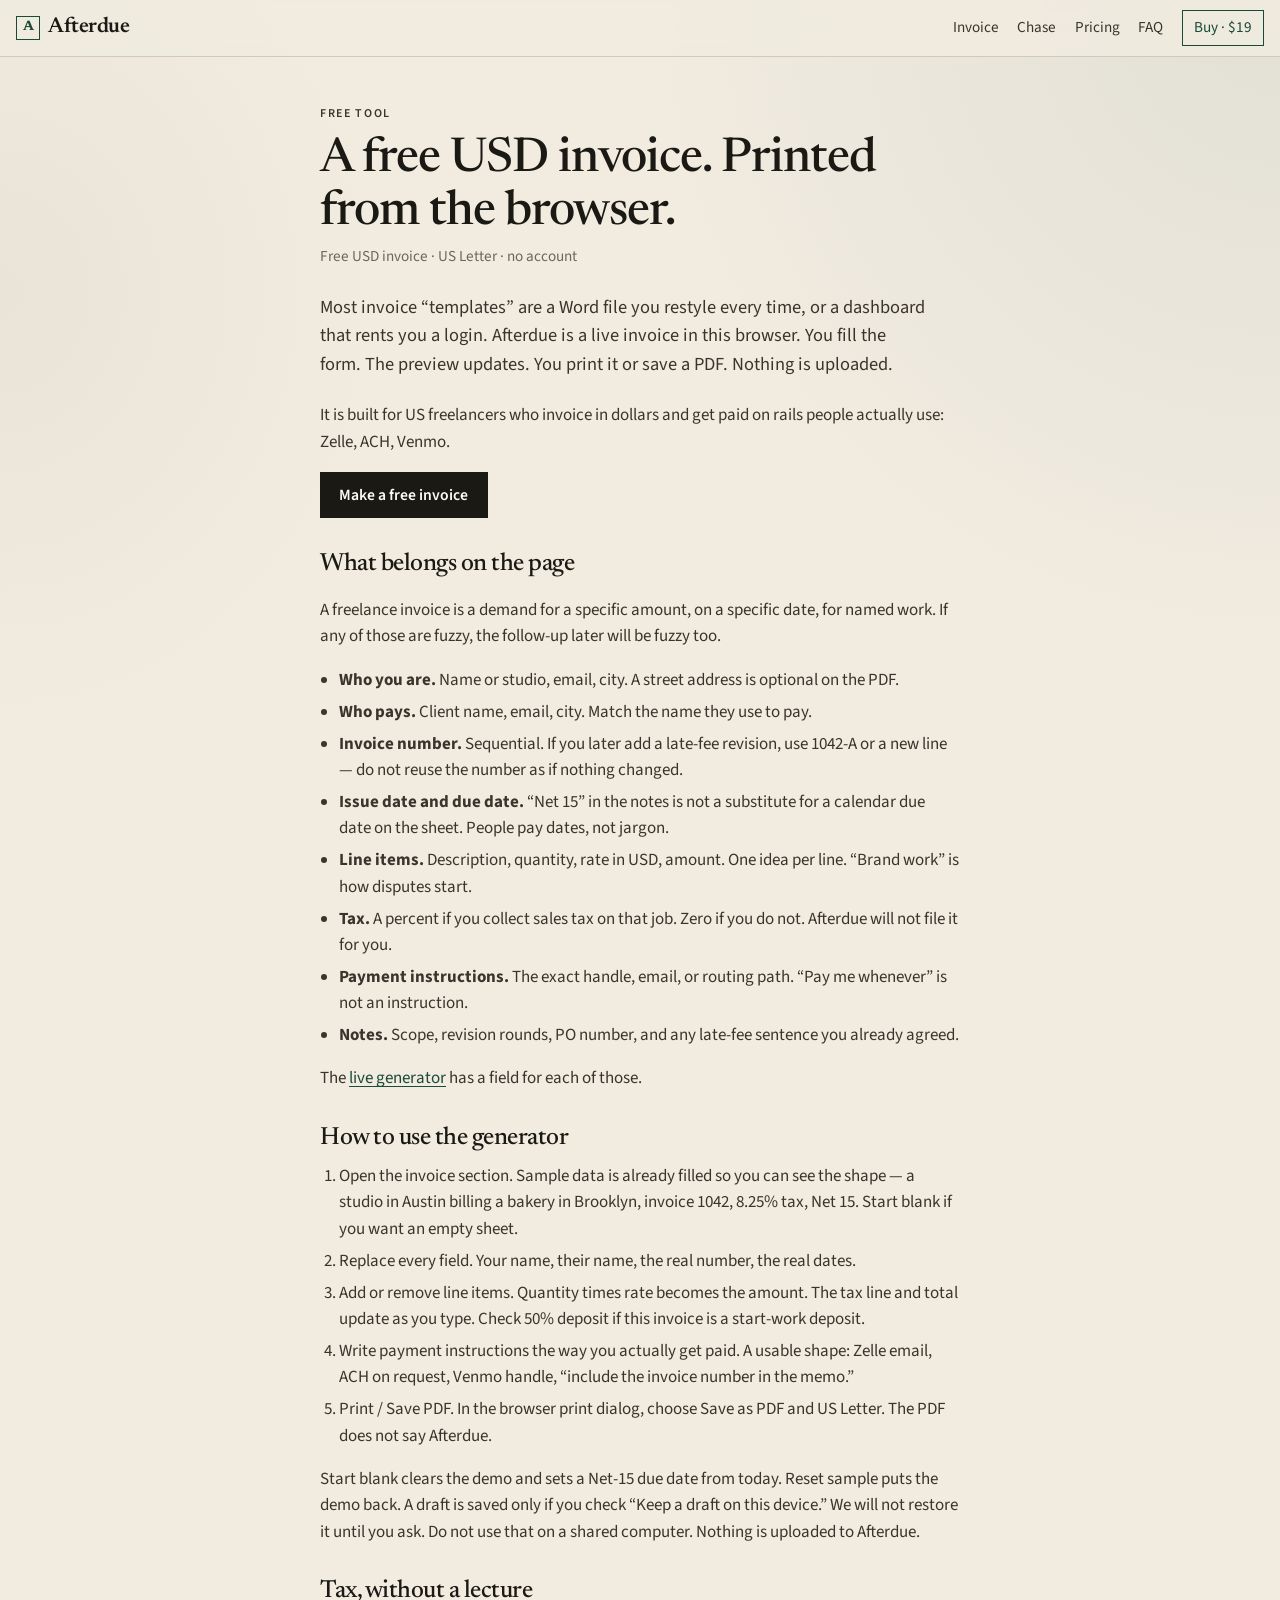
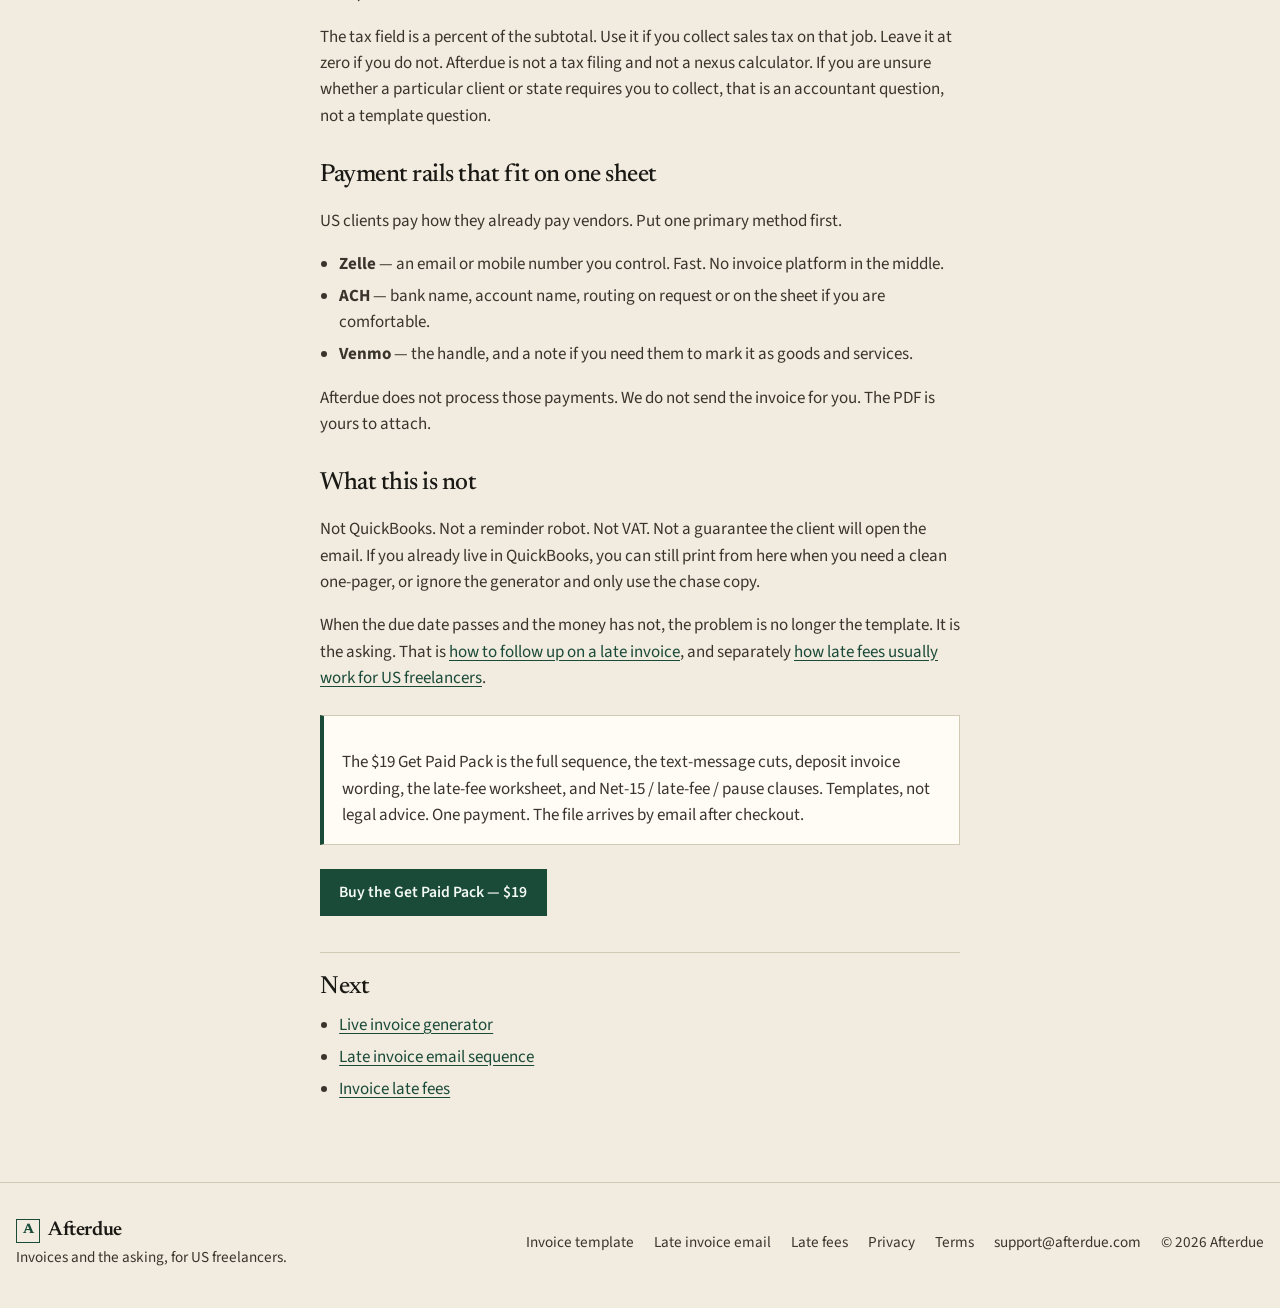
<file: invoice-template.html>
<!DOCTYPE html>
<html lang="en">
<head>
  <meta charset="utf-8">
  <meta name="viewport" content="width=device-width, initial-scale=1">
  <title>Free USD Invoice Template for US Freelancers — Afterdue</title>
  <meta name="description" content="A free live USD invoice for US freelancers: tax line, due date, Zelle, ACH, or Venmo. Print or save a PDF from the browser. Nothing is uploaded. No account.">
  <link rel="canonical" href="https://afterdue.com/invoice-template.html">
  <meta property="og:type" content="article">
  <meta property="og:site_name" content="Afterdue">
  <meta property="og:locale" content="en_US">
  <meta property="og:title" content="Free USD Invoice Template for US Freelancers — Afterdue">
  <meta property="og:description" content="A free live USD invoice for US freelancers: tax line, due date, Zelle, ACH, or Venmo. Print or save a PDF from the browser. Nothing is uploaded. No account.">
  <meta property="og:url" content="https://afterdue.com/invoice-template.html">
  <meta name="twitter:card" content="summary">
  <meta name="twitter:title" content="Free USD Invoice Template for US Freelancers — Afterdue">
  <meta name="twitter:description" content="A free live USD invoice for US freelancers: tax line, due date, Zelle, ACH, or Venmo. Print or save a PDF from the browser. Nothing is uploaded. No account.">
  <meta name="theme-color" content="#1a1914">
  <link rel="icon" href="favicon.svg" type="image/svg+xml">
  <link rel="preconnect" href="https://fonts.googleapis.com">
  <link rel="preconnect" href="https://fonts.gstatic.com" crossorigin>
  <link href="https://fonts.googleapis.com/css2?family=Newsreader:ital,opsz,wght@0,6..72,400;0,6..72,500;0,6..72,600;0,6..72,700;1,6..72,400;1,6..72,500&family=Source+Sans+3:ital,wght@0,400;0,500;0,600;0,700;1,400&display=swap" rel="stylesheet">
  <link rel="stylesheet" href="styles.css">
  <script type="application/ld+json">
{
  "@context": "https://schema.org",
  "@type": "WebPage",
  "name": "Free USD Invoice Template for US Freelancers \u2014 Afterdue",
  "description": "A free live USD invoice for US freelancers: tax line, due date, Zelle, ACH, or Venmo. Print or save a PDF from the browser. Nothing is uploaded. No account.",
  "url": "https://afterdue.com/invoice-template.html",
  "isPartOf": {
    "@type": "WebSite",
    "name": "Afterdue",
    "url": "https://afterdue.com"
  },
  "publisher": {
    "@type": "Organization",
    "name": "Afterdue",
    "url": "https://afterdue.com",
    "email": "support@afterdue.com"
  }
}
  </script>
</head>
<body>
  <header class="site-header no-print">
    <div class="wrap header-inner">
      <a class="wordmark" href="index.html" aria-label="Afterdue home">
        <span class="mark" aria-hidden="true">A</span>
        Afterdue
      </a>
      <nav class="nav" aria-label="Primary">
        <a href="index.html#invoice">Invoice</a>
        <a href="index.html#chase">Chase</a>
        <a href="index.html#pricing">Pricing</a>
        <a href="index.html#faq">FAQ</a>
        <a class="nav-buy" href="https://buy.polar.sh/polar_cl_slI3chypFlsy5k6T0BUcyRiggraafjyquNfHF3i0PJr" rel="noopener noreferrer">Buy · $19</a>
      </nav>
      <a class="nav-buy nav-buy-mobile" href="https://buy.polar.sh/polar_cl_slI3chypFlsy5k6T0BUcyRiggraafjyquNfHF3i0PJr" rel="noopener noreferrer">Buy · $19</a>
    </div>
  </header>

  <main class="legal-page">
    <div class="wrap">
      <p class="kicker">Free tool</p>
      <h1>A free USD invoice. Printed from the browser.</h1>
      
      <p class="legal-date">Free USD invoice · US Letter · no account</p>
      <p class="lede">
        Most invoice “templates” are a Word file you restyle every time, or
        a dashboard that rents you a login. Afterdue is a live invoice in
        this browser. You fill the form. The preview updates. You print it
        or save a PDF. Nothing is uploaded.
      </p>

      <p>
        It is built for US freelancers who invoice in dollars and get paid
        on rails people actually use: Zelle, ACH, Venmo.
      </p>

      <p>
        <a class="btn btn-ink" href="index.html#invoice">Make a free invoice</a>
      </p>

      <h2>What belongs on the page</h2>
      <p>
        A freelance invoice is a demand for a specific amount, on a
        specific date, for named work. If any of those are fuzzy, the
        follow-up later will be fuzzy too.
      </p>
      <ul>
        <li><strong>Who you are.</strong> Name or studio, email, city. A street address is optional on the PDF.</li>
        <li><strong>Who pays.</strong> Client name, email, city. Match the name they use to pay.</li>
        <li><strong>Invoice number.</strong> Sequential. If you later add a late-fee revision, use 1042-A or a new line — do not reuse the number as if nothing changed.</li>
        <li><strong>Issue date and due date.</strong> “Net 15” in the notes is not a substitute for a calendar due date on the sheet. People pay dates, not jargon.</li>
        <li><strong>Line items.</strong> Description, quantity, rate in USD, amount. One idea per line. “Brand work” is how disputes start.</li>
        <li><strong>Tax.</strong> A percent if you collect sales tax on that job. Zero if you do not. Afterdue will not file it for you.</li>
        <li><strong>Payment instructions.</strong> The exact handle, email, or routing path. “Pay me whenever” is not an instruction.</li>
        <li><strong>Notes.</strong> Scope, revision rounds, PO number, and any late-fee sentence you already agreed.</li>
      </ul>
      <p>
        The <a href="index.html#invoice">live generator</a> has a field for each of those.
      </p>

      <h2>How to use the generator</h2>
      <ol>
        <li>Open the invoice section. Sample data is already filled so you can see the shape — a studio in Austin billing a bakery in Brooklyn, invoice 1042, 8.25% tax, Net 15. Start blank if you want an empty sheet.</li>
        <li>Replace every field. Your name, their name, the real number, the real dates.</li>
        <li>Add or remove line items. Quantity times rate becomes the amount. The tax line and total update as you type. Check 50% deposit if this invoice is a start-work deposit.</li>
        <li>Write payment instructions the way you actually get paid. A usable shape: Zelle email, ACH on request, Venmo handle, “include the invoice number in the memo.”</li>
        <li>Print / Save PDF. In the browser print dialog, choose Save as PDF and US Letter. The PDF does not say Afterdue.</li>
      </ol>
      <p>
        Start blank clears the demo and sets a Net-15 due date from today.
        Reset sample puts the demo back. A draft is saved only if you check
        “Keep a draft on this device.” We will not restore it until you
        ask. Do not use that on a shared computer. Nothing is uploaded to
        Afterdue.
      </p>

      <h2>Tax, without a lecture</h2>
      <p>
        The tax field is a percent of the subtotal. Use it if you collect
        sales tax on that job. Leave it at zero if you do not. Afterdue is
        not a tax filing and not a nexus calculator. If you are unsure
        whether a particular client or state requires you to collect, that
        is an accountant question, not a template question.
      </p>

      <h2>Payment rails that fit on one sheet</h2>
      <p>
        US clients pay how they already pay vendors. Put one primary method first.
      </p>
      <ul>
        <li><strong>Zelle</strong> — an email or mobile number you control. Fast. No invoice platform in the middle.</li>
        <li><strong>ACH</strong> — bank name, account name, routing on request or on the sheet if you are comfortable.</li>
        <li><strong>Venmo</strong> — the handle, and a note if you need them to mark it as goods and services.</li>
      </ul>
      <p>
        Afterdue does not process those payments. We do not send the
        invoice for you. The PDF is yours to attach.
      </p>

      <h2>What this is not</h2>
      <p>
        Not QuickBooks. Not a reminder robot. Not VAT. Not a guarantee the
        client will open the email. If you already live in QuickBooks, you
        can still print from here when you need a clean one-pager, or
        ignore the generator and only use the chase copy.
      </p>
      <p>
        When the due date passes and the money has not, the problem is no
        longer the template. It is the asking. That is
        <a href="late-invoice-email.html">how to follow up on a late invoice</a>,
        and separately
        <a href="invoice-late-fee.html">how late fees usually work for US freelancers</a>.
      </p>

      <div class="callout">
        <p>
          The $19 Get Paid Pack is the full sequence, the text-message cuts,
          deposit invoice wording, the late-fee worksheet, and Net-15 /
          late-fee / pause clauses. Templates, not legal advice. One
          payment. The file arrives by email after checkout.
        </p>
      </div>
      <p>
        <a class="btn btn-accent" href="https://buy.polar.sh/polar_cl_slI3chypFlsy5k6T0BUcyRiggraafjyquNfHF3i0PJr" rel="noopener noreferrer">Buy the Get Paid Pack — $19</a>
      </p>

      <div class="related">
        <h2>Next</h2>
        <ul>
          <li><a href="index.html#invoice">Live invoice generator</a></li>
          <li><a href="late-invoice-email.html">Late invoice email sequence</a></li>
          <li><a href="invoice-late-fee.html">Invoice late fees</a></li>
        </ul>
      </div>

    </div>
  </main>

  <footer class="site-footer no-print">
    <div class="wrap footer-inner">
      <div>
        <p class="wordmark foot-mark"><span class="mark" aria-hidden="true">A</span> Afterdue</p>
        <p>Invoices and the asking, for US freelancers.</p>
      </div>
      <div class="footer-links">
        <a href="invoice-template.html">Invoice template</a>
        <a href="late-invoice-email.html">Late invoice email</a>
        <a href="invoice-late-fee.html">Late fees</a>
        <a href="privacy.html">Privacy</a>
        <a href="terms.html">Terms</a>
        <a href="mailto:support@afterdue.com">support@afterdue.com</a>
        <span>© 2026 Afterdue</span>
      </div>
    </div>
  </footer>
  <script src="config.js"></script>
  <script src="site.js"></script>
</body>
</html>
</file>
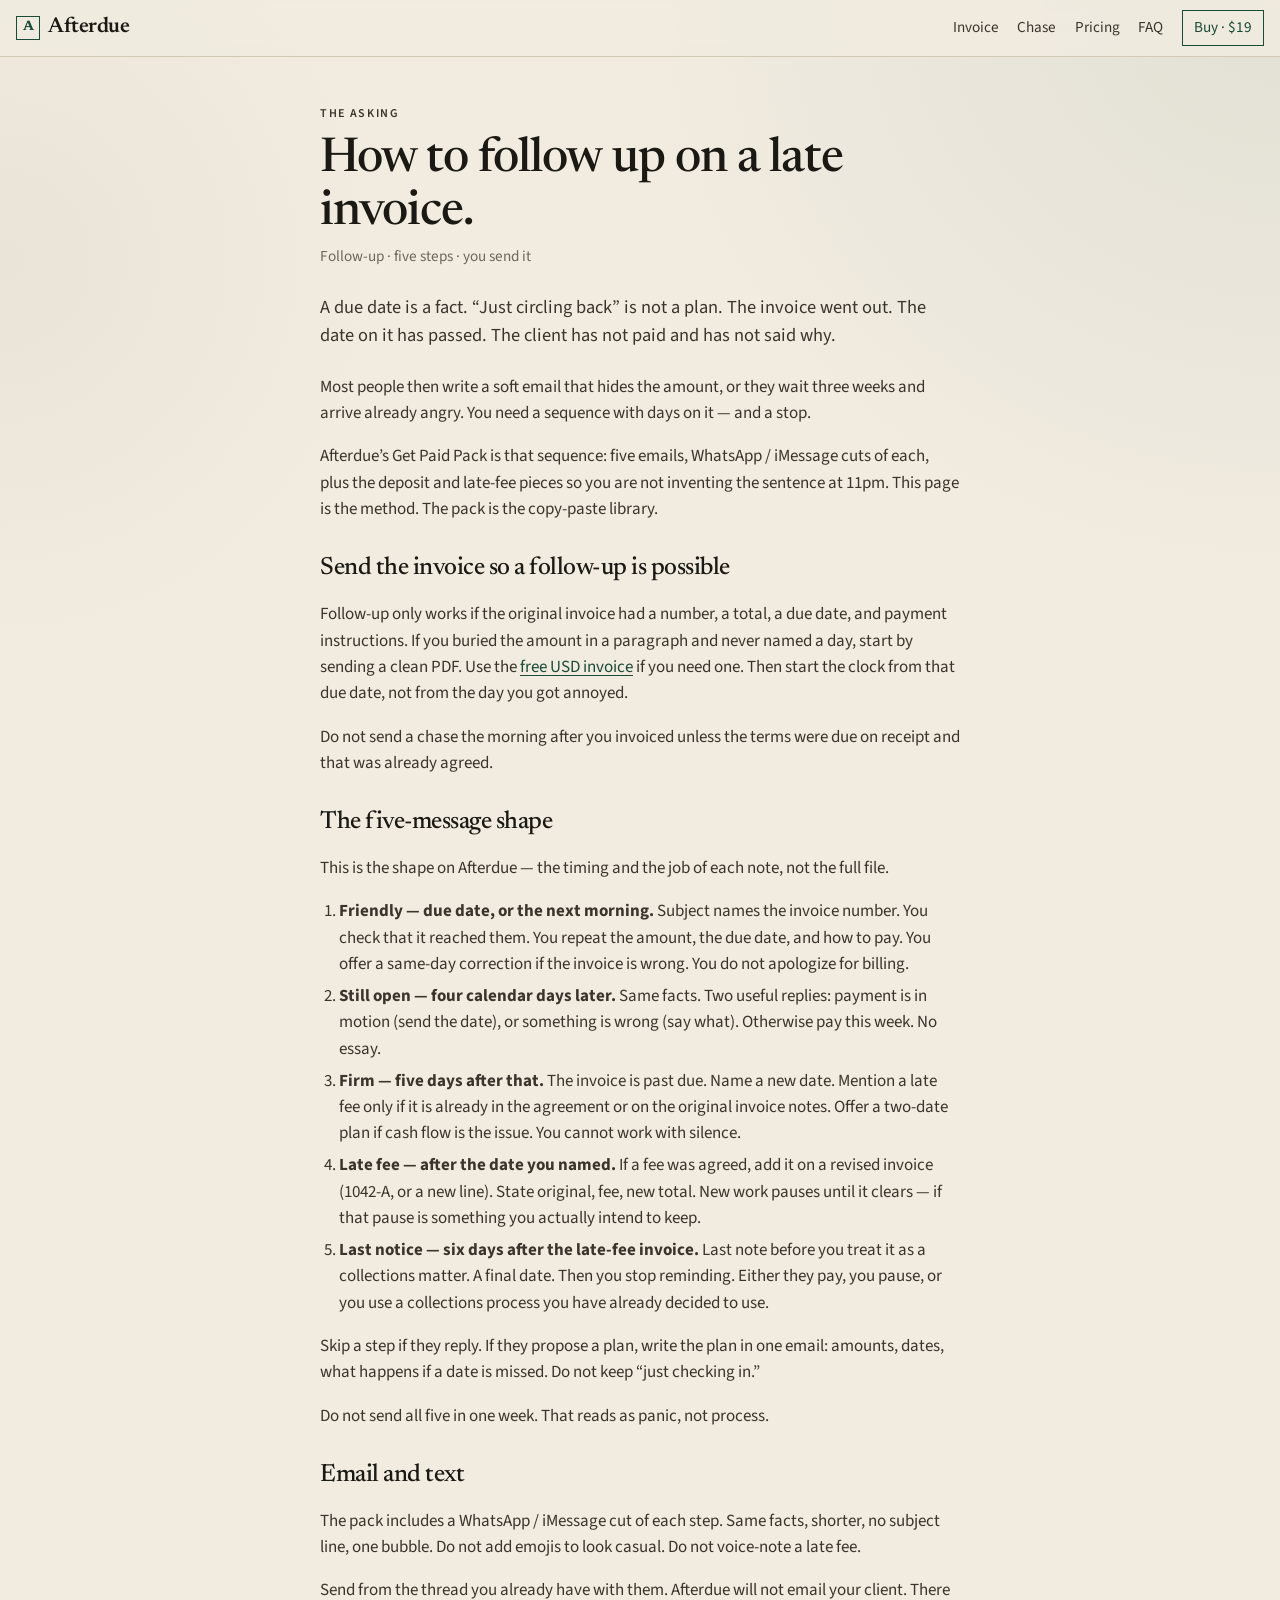
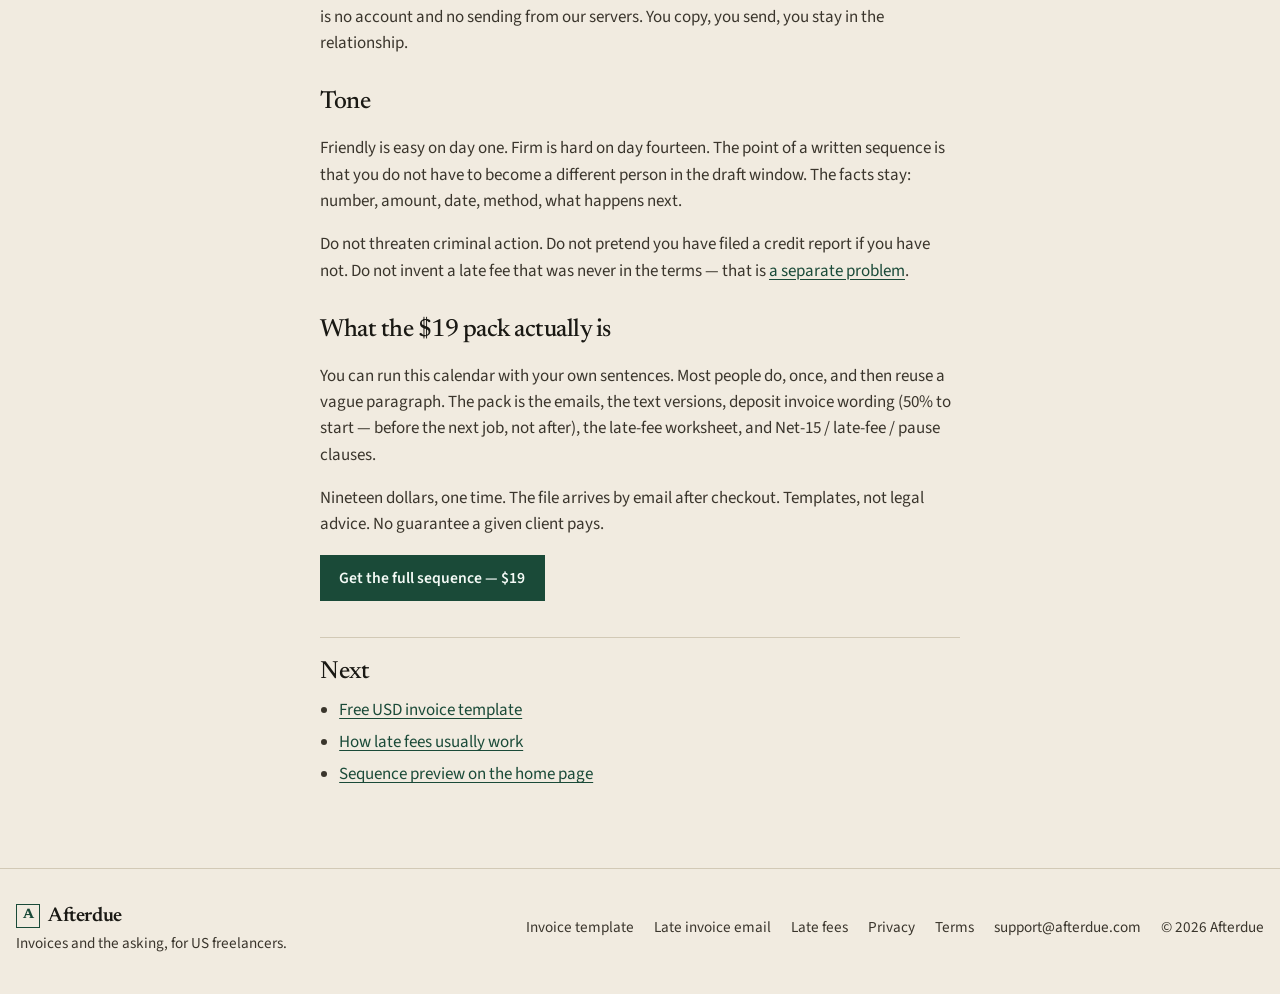
<file: late-invoice-email.html>
<!DOCTYPE html>
<html lang="en">
<head>
  <meta charset="utf-8">
  <meta name="viewport" content="width=device-width, initial-scale=1">
  <title>Late Invoice Email: How to Follow Up — Afterdue</title>
  <meta name="description" content="How US freelancers follow up on a late invoice: a five-step sequence from friendly to last notice. Preview the method; the $19 pack is the copy. You send it.">
  <link rel="canonical" href="https://afterdue.com/late-invoice-email.html">
  <meta property="og:type" content="article">
  <meta property="og:site_name" content="Afterdue">
  <meta property="og:locale" content="en_US">
  <meta property="og:title" content="Late Invoice Email: How to Follow Up — Afterdue">
  <meta property="og:description" content="How US freelancers follow up on a late invoice: a five-step sequence from friendly to last notice. Preview the method; the $19 pack is the copy. You send it.">
  <meta property="og:url" content="https://afterdue.com/late-invoice-email.html">
  <meta name="twitter:card" content="summary">
  <meta name="twitter:title" content="Late Invoice Email: How to Follow Up — Afterdue">
  <meta name="twitter:description" content="How US freelancers follow up on a late invoice: a five-step sequence from friendly to last notice. Preview the method; the $19 pack is the copy. You send it.">
  <meta name="theme-color" content="#1a1914">
  <link rel="icon" href="favicon.svg" type="image/svg+xml">
  <link rel="preconnect" href="https://fonts.googleapis.com">
  <link rel="preconnect" href="https://fonts.gstatic.com" crossorigin>
  <link href="https://fonts.googleapis.com/css2?family=Newsreader:ital,opsz,wght@0,6..72,400;0,6..72,500;0,6..72,600;0,6..72,700;1,6..72,400;1,6..72,500&family=Source+Sans+3:ital,wght@0,400;0,500;0,600;0,700;1,400&display=swap" rel="stylesheet">
  <link rel="stylesheet" href="styles.css">
  <script type="application/ld+json">
{
  "@context": "https://schema.org",
  "@type": "WebPage",
  "name": "Late Invoice Email: How to Follow Up \u2014 Afterdue",
  "description": "How US freelancers follow up on a late invoice: a five-step sequence from friendly to last notice. Preview the method; the $19 pack is the copy. You send it.",
  "url": "https://afterdue.com/late-invoice-email.html",
  "isPartOf": {
    "@type": "WebSite",
    "name": "Afterdue",
    "url": "https://afterdue.com"
  },
  "publisher": {
    "@type": "Organization",
    "name": "Afterdue",
    "url": "https://afterdue.com",
    "email": "support@afterdue.com"
  }
}
  </script>
</head>
<body>
  <header class="site-header no-print">
    <div class="wrap header-inner">
      <a class="wordmark" href="index.html" aria-label="Afterdue home">
        <span class="mark" aria-hidden="true">A</span>
        Afterdue
      </a>
      <nav class="nav" aria-label="Primary">
        <a href="index.html#invoice">Invoice</a>
        <a href="index.html#chase">Chase</a>
        <a href="index.html#pricing">Pricing</a>
        <a href="index.html#faq">FAQ</a>
        <a class="nav-buy" href="https://buy.polar.sh/polar_cl_slI3chypFlsy5k6T0BUcyRiggraafjyquNfHF3i0PJr" rel="noopener noreferrer">Buy · $19</a>
      </nav>
      <a class="nav-buy nav-buy-mobile" href="https://buy.polar.sh/polar_cl_slI3chypFlsy5k6T0BUcyRiggraafjyquNfHF3i0PJr" rel="noopener noreferrer">Buy · $19</a>
    </div>
  </header>

  <main class="legal-page">
    <div class="wrap">
      <p class="kicker">The asking</p>
      <h1>How to follow up on a late invoice.</h1>
      
      <p class="legal-date">Follow-up · five steps · you send it</p>
      <p class="lede">
        A due date is a fact. “Just circling back” is not a plan. The
        invoice went out. The date on it has passed. The client has not
        paid and has not said why.
      </p>
      <p>
        Most people then write a soft email that hides the amount, or they
        wait three weeks and arrive already angry. You need a sequence
        with days on it — and a stop.
      </p>
      <p>
        Afterdue’s Get Paid Pack is that sequence: five emails, WhatsApp /
        iMessage cuts of each, plus the deposit and late-fee pieces so you
        are not inventing the sentence at 11pm. This page is the method.
        The pack is the copy-paste library.
      </p>

      <h2>Send the invoice so a follow-up is possible</h2>
      <p>
        Follow-up only works if the original invoice had a number, a total,
        a due date, and payment instructions. If you buried the amount in a
        paragraph and never named a day, start by sending a clean PDF.
        Use the <a href="invoice-template.html">free USD invoice</a> if you
        need one. Then start the clock from that due date, not from the
        day you got annoyed.
      </p>
      <p>
        Do not send a chase the morning after you invoiced unless the terms
        were due on receipt and that was already agreed.
      </p>

      <h2>The five-message shape</h2>
      <p>
        This is the shape on Afterdue — the timing and the job of each
        note, not the full file.
      </p>
      <ol>
        <li>
          <strong>Friendly — due date, or the next morning.</strong>
          Subject names the invoice number. You check that it reached them.
          You repeat the amount, the due date, and how to pay. You offer a
          same-day correction if the invoice is wrong. You do not apologize
          for billing.
        </li>
        <li>
          <strong>Still open — four calendar days later.</strong>
          Same facts. Two useful replies: payment is in motion (send the
          date), or something is wrong (say what). Otherwise pay this week.
          No essay.
        </li>
        <li>
          <strong>Firm — five days after that.</strong>
          The invoice is past due. Name a new date. Mention a late fee only
          if it is already in the agreement or on the original invoice
          notes. Offer a two-date plan if cash flow is the issue. You
          cannot work with silence.
        </li>
        <li>
          <strong>Late fee — after the date you named.</strong>
          If a fee was agreed, add it on a revised invoice (1042-A, or a
          new line). State original, fee, new total. New work pauses until
          it clears — if that pause is something you actually intend to keep.
        </li>
        <li>
          <strong>Last notice — six days after the late-fee invoice.</strong>
          Last note before you treat it as a collections matter. A final
          date. Then you stop reminding. Either they pay, you pause, or you
          use a collections process you have already decided to use.
        </li>
      </ol>
      <p>
        Skip a step if they reply. If they propose a plan, write the plan
        in one email: amounts, dates, what happens if a date is missed.
        Do not keep “just checking in.”
      </p>
      <p>
        Do not send all five in one week. That reads as panic, not process.
      </p>

      <h2>Email and text</h2>
      <p>
        The pack includes a WhatsApp / iMessage cut of each step. Same
        facts, shorter, no subject line, one bubble. Do not add emojis to
        look casual. Do not voice-note a late fee.
      </p>
      <p>
        Send from the thread you already have with them. Afterdue will not
        email your client. There is no account and no sending from our
        servers. You copy, you send, you stay in the relationship.
      </p>

      <h2>Tone</h2>
      <p>
        Friendly is easy on day one. Firm is hard on day fourteen. The
        point of a written sequence is that you do not have to become a
        different person in the draft window. The facts stay: number,
        amount, date, method, what happens next.
      </p>
      <p>
        Do not threaten criminal action. Do not pretend you have filed a
        credit report if you have not. Do not invent a late fee that was
        never in the terms — that is
        <a href="invoice-late-fee.html">a separate problem</a>.
      </p>

      <h2>What the $19 pack actually is</h2>
      <p>
        You can run this calendar with your own sentences. Most people do,
        once, and then reuse a vague paragraph. The pack is the emails,
        the text versions, deposit invoice wording (50% to start — before
        the next job, not after), the late-fee worksheet, and Net-15 /
        late-fee / pause clauses.
      </p>
      <p>
        Nineteen dollars, one time. The file arrives by email after checkout.
        Templates, not legal advice. No guarantee a given client pays.
      </p>
      <p>
        <a class="btn btn-accent" href="https://buy.polar.sh/polar_cl_slI3chypFlsy5k6T0BUcyRiggraafjyquNfHF3i0PJr" rel="noopener noreferrer">Get the full sequence — $19</a>
      </p>

      <div class="related">
        <h2>Next</h2>
        <ul>
          <li><a href="invoice-template.html">Free USD invoice template</a></li>
          <li><a href="invoice-late-fee.html">How late fees usually work</a></li>
          <li><a href="index.html#chase">Sequence preview on the home page</a></li>
        </ul>
      </div>

    </div>
  </main>

  <footer class="site-footer no-print">
    <div class="wrap footer-inner">
      <div>
        <p class="wordmark foot-mark"><span class="mark" aria-hidden="true">A</span> Afterdue</p>
        <p>Invoices and the asking, for US freelancers.</p>
      </div>
      <div class="footer-links">
        <a href="invoice-template.html">Invoice template</a>
        <a href="late-invoice-email.html">Late invoice email</a>
        <a href="invoice-late-fee.html">Late fees</a>
        <a href="privacy.html">Privacy</a>
        <a href="terms.html">Terms</a>
        <a href="mailto:support@afterdue.com">support@afterdue.com</a>
        <span>© 2026 Afterdue</span>
      </div>
    </div>
  </footer>
  <script src="config.js"></script>
  <script src="site.js"></script>
</body>
</html>
</file>
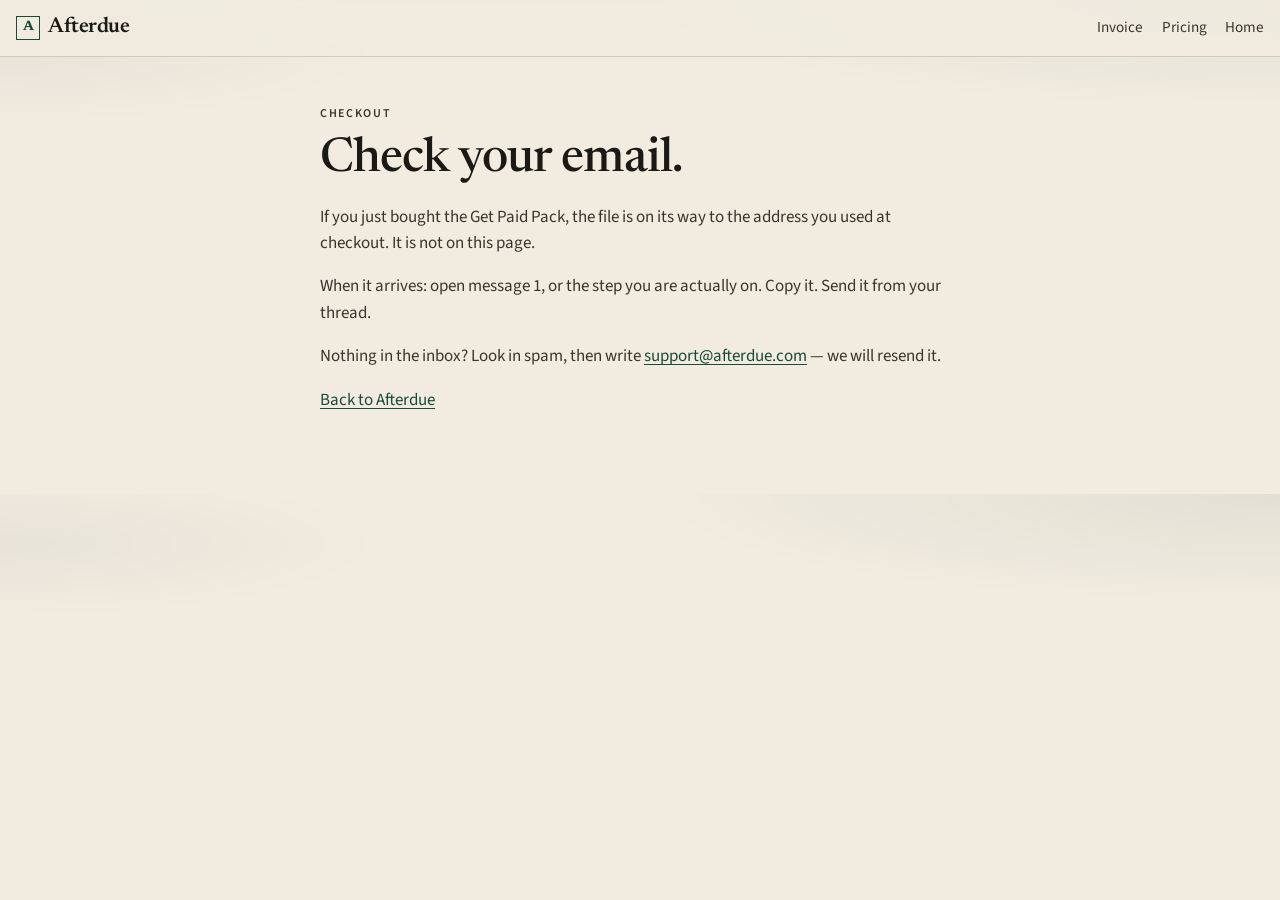
<file: pack.html>
<!DOCTYPE html>
<html lang="en">
<head>
  <meta charset="utf-8">
  <meta name="viewport" content="width=device-width, initial-scale=1">
  <title>Thanks — Afterdue</title>
  <meta name="description" content="Your Afterdue Get Paid Pack is on the way. Check the email you used at checkout.">
  <meta name="robots" content="noindex,nofollow">
  <link rel="canonical" href="https://afterdue.com/pack.html">
  <meta name="theme-color" content="#1a1914">
  <link rel="icon" href="favicon.svg" type="image/svg+xml">
  <link rel="preconnect" href="https://fonts.googleapis.com">
  <link rel="preconnect" href="https://fonts.gstatic.com" crossorigin>
  <link href="https://fonts.googleapis.com/css2?family=Newsreader:ital,opsz,wght@0,6..72,400;0,6..72,500;0,6..72,600;0,6..72,700;1,6..72,400;1,6..72,500&family=Source+Sans+3:ital,wght@0,400;0,500;0,600;0,700;1,400&display=swap" rel="stylesheet">
  <link rel="stylesheet" href="styles.css">
</head>
<body>
  <header class="site-header no-print">
    <div class="wrap header-inner">
      <a class="wordmark" href="index.html" aria-label="Afterdue home">
        <span class="mark" aria-hidden="true">A</span>
        Afterdue
      </a>
      <nav class="nav" aria-label="Primary">
        <a href="index.html#invoice">Invoice</a>
        <a href="index.html#pricing">Pricing</a>
        <a href="index.html">Home</a>
      </nav>
    </div>
  </header>
  <main class="legal-page">
    <div class="wrap">
      <p class="kicker">Checkout</p>
      <h1>Check your email.</h1>
      <p>If you just bought the Get Paid Pack, the file is on its way to the address you used at checkout. It is not on this page.</p>
      <p>When it arrives: open message 1, or the step you are actually on. Copy it. Send it from your thread.</p>
      <p>Nothing in the inbox? Look in spam, then write <a href="mailto:support@afterdue.com">support@afterdue.com</a> — we will resend it.</p>
      <p><a href="index.html">Back to Afterdue</a></p>
    </div>
  </main>
</body>
</html>
</file>
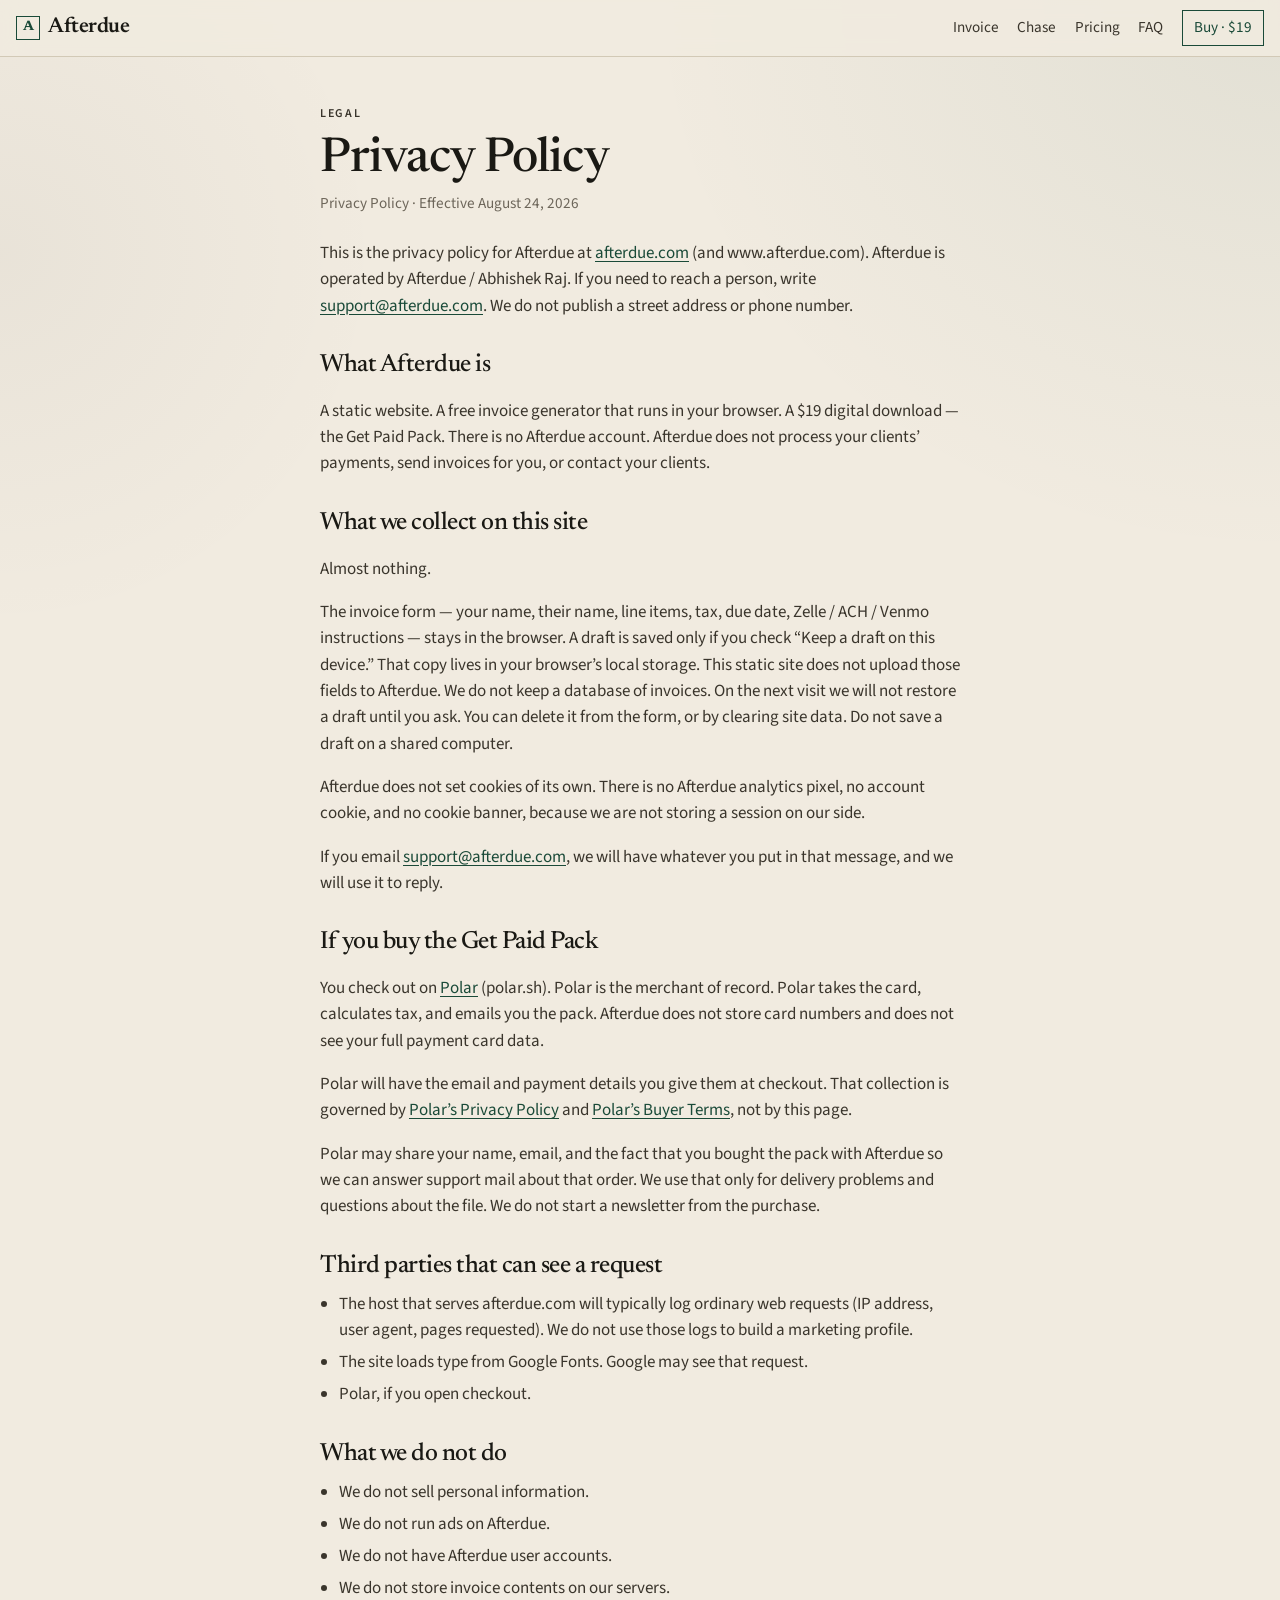
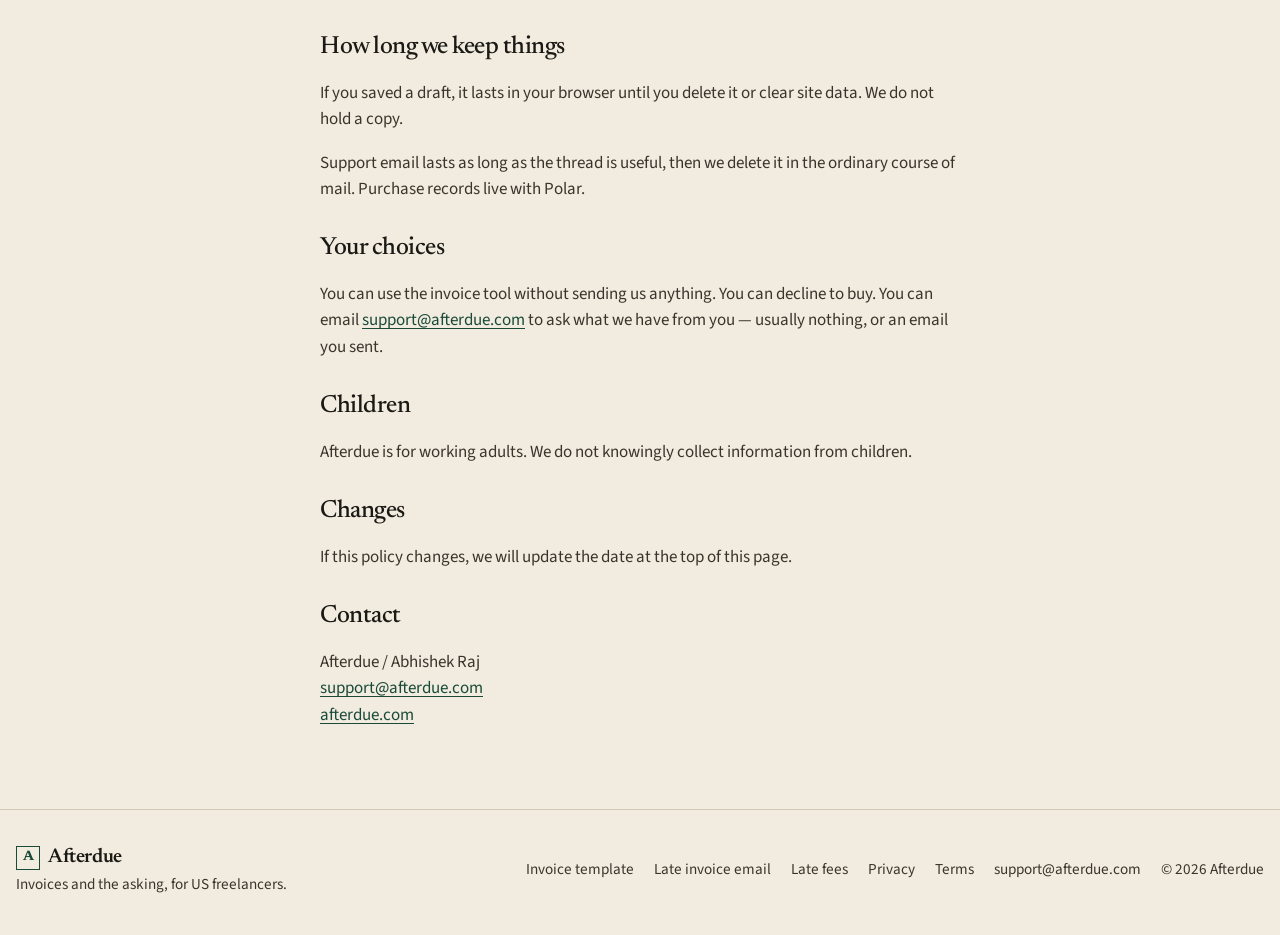
<file: privacy.html>
<!DOCTYPE html>
<html lang="en">
<head>
  <meta charset="utf-8">
  <meta name="viewport" content="width=device-width, initial-scale=1">
  <title>Privacy Policy — Afterdue</title>
  <meta name="description" content="Afterdue’s privacy policy: the invoice stays in your browser, we set no cookies of our own, and checkout is handled by a payment provider. Contact support@afterdue.com.">
  <link rel="canonical" href="https://afterdue.com/privacy.html">
  <meta property="og:type" content="website">
  <meta property="og:site_name" content="Afterdue">
  <meta property="og:locale" content="en_US">
  <meta property="og:title" content="Privacy Policy — Afterdue">
  <meta property="og:description" content="Afterdue’s privacy policy: the invoice stays in your browser, we set no cookies of our own, and checkout is handled by a payment provider. Contact support@afterdue.com.">
  <meta property="og:url" content="https://afterdue.com/privacy.html">
  <meta name="twitter:card" content="summary">
  <meta name="twitter:title" content="Privacy Policy — Afterdue">
  <meta name="twitter:description" content="Afterdue’s privacy policy: the invoice stays in your browser, we set no cookies of our own, and checkout is handled by a payment provider. Contact support@afterdue.com.">
  <meta name="theme-color" content="#1a1914">
  <link rel="icon" href="favicon.svg" type="image/svg+xml">
  <link rel="preconnect" href="https://fonts.googleapis.com">
  <link rel="preconnect" href="https://fonts.gstatic.com" crossorigin>
  <link href="https://fonts.googleapis.com/css2?family=Newsreader:ital,opsz,wght@0,6..72,400;0,6..72,500;0,6..72,600;0,6..72,700;1,6..72,400;1,6..72,500&family=Source+Sans+3:ital,wght@0,400;0,500;0,600;0,700;1,400&display=swap" rel="stylesheet">
  <link rel="stylesheet" href="styles.css">
  <script type="application/ld+json">
{
  "@context": "https://schema.org",
  "@type": "WebPage",
  "name": "Privacy Policy \u2014 Afterdue",
  "description": "Afterdue\u2019s privacy policy: the invoice stays in your browser, we set no cookies of our own, and checkout is handled by a payment provider. Contact support@afterdue.com.",
  "url": "https://afterdue.com/privacy.html",
  "isPartOf": {
    "@type": "WebSite",
    "name": "Afterdue",
    "url": "https://afterdue.com"
  },
  "publisher": {
    "@type": "Organization",
    "name": "Afterdue",
    "url": "https://afterdue.com",
    "email": "support@afterdue.com"
  }
}
  </script>
</head>
<body>
  <header class="site-header no-print">
    <div class="wrap header-inner">
      <a class="wordmark" href="index.html" aria-label="Afterdue home">
        <span class="mark" aria-hidden="true">A</span>
        Afterdue
      </a>
      <nav class="nav" aria-label="Primary">
        <a href="index.html#invoice">Invoice</a>
        <a href="index.html#chase">Chase</a>
        <a href="index.html#pricing">Pricing</a>
        <a href="index.html#faq">FAQ</a>
        <a class="nav-buy" href="https://buy.polar.sh/polar_cl_slI3chypFlsy5k6T0BUcyRiggraafjyquNfHF3i0PJr" rel="noopener noreferrer">Buy · $19</a>
      </nav>
      <a class="nav-buy nav-buy-mobile" href="https://buy.polar.sh/polar_cl_slI3chypFlsy5k6T0BUcyRiggraafjyquNfHF3i0PJr" rel="noopener noreferrer">Buy · $19</a>
    </div>
  </header>

  <main class="legal-page">
    <div class="wrap">
      <p class="kicker">Legal</p>
      <h1>Privacy Policy</h1>
      
      <p class="legal-date">Privacy Policy · Effective August 24, 2026</p>
      <p>
        This is the privacy policy for Afterdue at
        <a href="https://afterdue.com">afterdue.com</a>
        (and www.afterdue.com). Afterdue is operated by Afterdue / Abhishek Raj.
        If you need to reach a person, write
        <a href="mailto:support@afterdue.com">support@afterdue.com</a>.
        We do not publish a street address or phone number.
      </p>

      <h2>What Afterdue is</h2>
      <p>
        A static website. A free invoice generator that runs in your browser.
        A $19 digital download — the Get Paid Pack. There is no Afterdue
        account. Afterdue does not process your clients’ payments, send
        invoices for you, or contact your clients.
      </p>

      <h2>What we collect on this site</h2>
      <p>Almost nothing.</p>
      <p>
        The invoice form — your name, their name, line items, tax, due date,
        Zelle / ACH / Venmo instructions — stays in the browser. A draft is
        saved only if you check “Keep a draft on this device.” That copy
        lives in your browser’s local storage. This static site does not
        upload those fields to Afterdue. We do not keep a database of
        invoices. On the next visit we will not restore a draft until you
        ask. You can delete it from the form, or by clearing site data. Do
        not save a draft on a shared computer.
      </p>
      <p>
        Afterdue does not set cookies of its own. There is no Afterdue
        analytics pixel, no account cookie, and no cookie banner, because we
        are not storing a session on our side.
      </p>
      <p>
        If you email <a href="mailto:support@afterdue.com">support@afterdue.com</a>,
        we will have whatever you put in that message, and we will use it to reply.
      </p>

      <h2>If you buy the Get Paid Pack</h2>
      <p>
        You check out on
        <a href="https://polar.sh" target="_blank" rel="noopener noreferrer">Polar</a>
        (polar.sh). Polar is the merchant of record. Polar takes the card,
        calculates tax, and emails you the pack. Afterdue does not store card
        numbers and does not see your full payment card data.
      </p>
      <p>
        Polar will have the email and payment details you give them at
        checkout. That collection is governed by
        <a href="https://polar.sh/legal/privacy" target="_blank" rel="noopener noreferrer">Polar’s Privacy Policy</a>
        and
        <a href="https://polar.sh/legal/checkout-buyer-terms" target="_blank" rel="noopener noreferrer">Polar’s Buyer Terms</a>,
        not by this page.
      </p>
      <p>
        Polar may share your name, email, and the fact that you bought the
        pack with Afterdue so we can answer support mail about that order.
        We use that only for delivery problems and questions about the file.
        We do not start a newsletter from the purchase.
      </p>

      <h2>Third parties that can see a request</h2>
      <ul>
        <li>The host that serves afterdue.com will typically log ordinary web requests (IP address, user agent, pages requested). We do not use those logs to build a marketing profile.</li>
        <li>The site loads type from Google Fonts. Google may see that request.</li>
        <li>Polar, if you open checkout.</li>
      </ul>

      <h2>What we do not do</h2>
      <ul>
        <li>We do not sell personal information.</li>
        <li>We do not run ads on Afterdue.</li>
        <li>We do not have Afterdue user accounts.</li>
        <li>We do not store invoice contents on our servers.</li>
      </ul>

      <h2>How long we keep things</h2>
      <p>
        If you saved a draft, it lasts in your browser until you delete it
        or clear site data. We do not hold a copy.
      </p>
      <p>
        Support email lasts as long as the thread is useful, then we delete
        it in the ordinary course of mail. Purchase records live with Polar.
      </p>

      <h2>Your choices</h2>
      <p>
        You can use the invoice tool without sending us anything. You can
        decline to buy. You can email
        <a href="mailto:support@afterdue.com">support@afterdue.com</a>
        to ask what we have from you — usually nothing, or an email you sent.
      </p>

      <h2>Children</h2>
      <p>
        Afterdue is for working adults. We do not knowingly collect
        information from children.
      </p>

      <h2>Changes</h2>
      <p>
        If this policy changes, we will update the date at the top of this page.
      </p>

      <h2>Contact</h2>
      <p>
        Afterdue / Abhishek Raj<br>
        <a href="mailto:support@afterdue.com">support@afterdue.com</a><br>
        <a href="https://afterdue.com">afterdue.com</a>
      </p>

    </div>
  </main>

  <footer class="site-footer no-print">
    <div class="wrap footer-inner">
      <div>
        <p class="wordmark foot-mark"><span class="mark" aria-hidden="true">A</span> Afterdue</p>
        <p>Invoices and the asking, for US freelancers.</p>
      </div>
      <div class="footer-links">
        <a href="invoice-template.html">Invoice template</a>
        <a href="late-invoice-email.html">Late invoice email</a>
        <a href="invoice-late-fee.html">Late fees</a>
        <a href="privacy.html">Privacy</a>
        <a href="terms.html">Terms</a>
        <a href="mailto:support@afterdue.com">support@afterdue.com</a>
        <span>© 2026 Afterdue</span>
      </div>
    </div>
  </footer>
  <script src="config.js"></script>
  <script src="site.js"></script>
</body>
</html>
</file>
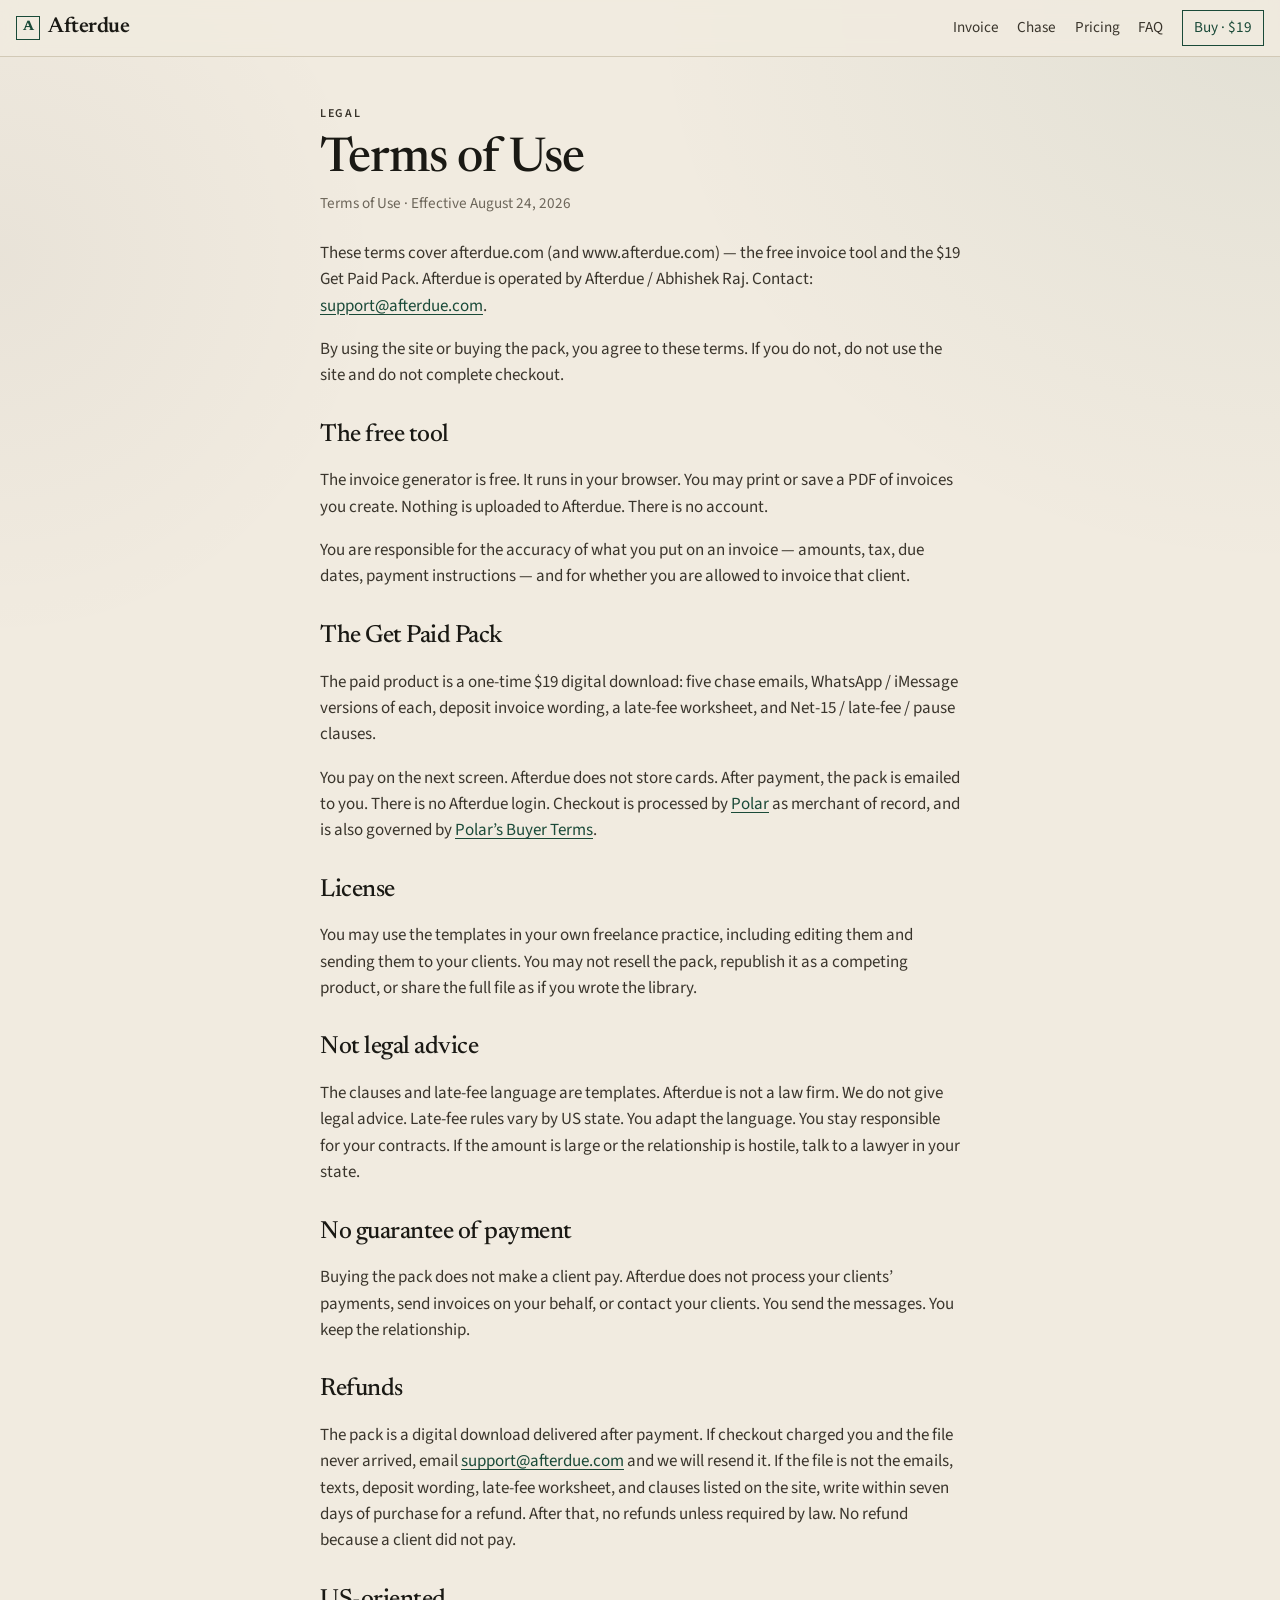
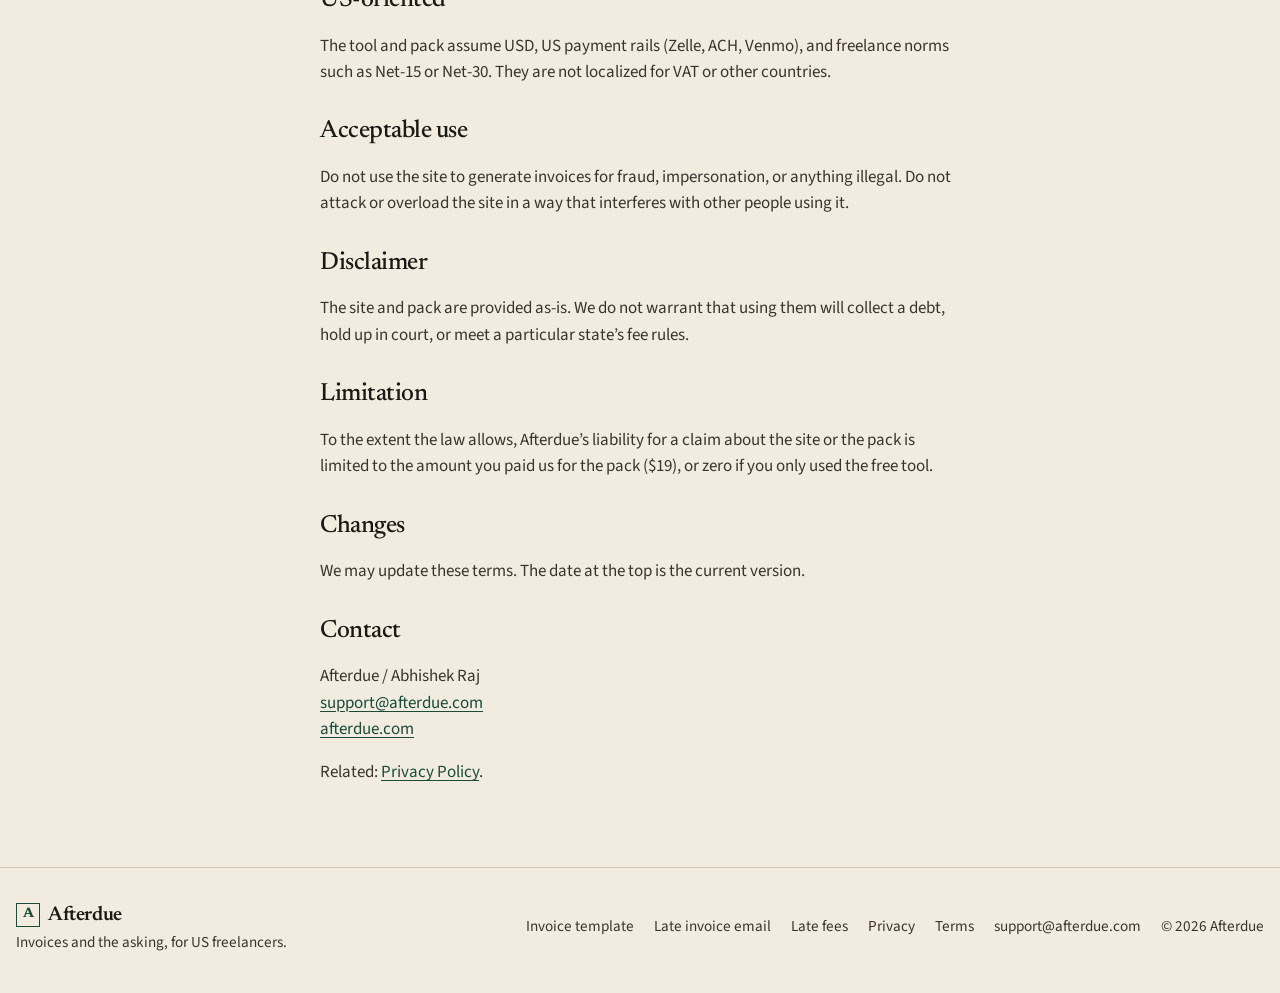
<file: terms.html>
<!DOCTYPE html>
<html lang="en">
<head>
  <meta charset="utf-8">
  <meta name="viewport" content="width=device-width, initial-scale=1">
  <title>Terms of Use — Afterdue</title>
  <meta name="description" content="Terms for Afterdue’s free browser invoice and the $19 Get Paid Pack. Templates, not legal advice. No refunds after download unless required by law. support@afterdue.com.">
  <link rel="canonical" href="https://afterdue.com/terms.html">
  <meta property="og:type" content="website">
  <meta property="og:site_name" content="Afterdue">
  <meta property="og:locale" content="en_US">
  <meta property="og:title" content="Terms of Use — Afterdue">
  <meta property="og:description" content="Terms for Afterdue’s free browser invoice and the $19 Get Paid Pack. Templates, not legal advice. No refunds after download unless required by law. support@afterdue.com.">
  <meta property="og:url" content="https://afterdue.com/terms.html">
  <meta name="twitter:card" content="summary">
  <meta name="twitter:title" content="Terms of Use — Afterdue">
  <meta name="twitter:description" content="Terms for Afterdue’s free browser invoice and the $19 Get Paid Pack. Templates, not legal advice. No refunds after download unless required by law. support@afterdue.com.">
  <meta name="theme-color" content="#1a1914">
  <link rel="icon" href="favicon.svg" type="image/svg+xml">
  <link rel="preconnect" href="https://fonts.googleapis.com">
  <link rel="preconnect" href="https://fonts.gstatic.com" crossorigin>
  <link href="https://fonts.googleapis.com/css2?family=Newsreader:ital,opsz,wght@0,6..72,400;0,6..72,500;0,6..72,600;0,6..72,700;1,6..72,400;1,6..72,500&family=Source+Sans+3:ital,wght@0,400;0,500;0,600;0,700;1,400&display=swap" rel="stylesheet">
  <link rel="stylesheet" href="styles.css">
  <script type="application/ld+json">
{
  "@context": "https://schema.org",
  "@type": "WebPage",
  "name": "Terms of Use \u2014 Afterdue",
  "description": "Terms for Afterdue\u2019s free browser invoice and the $19 Get Paid Pack. Templates, not legal advice. No refunds after download unless required by law. support@afterdue.com.",
  "url": "https://afterdue.com/terms.html",
  "isPartOf": {
    "@type": "WebSite",
    "name": "Afterdue",
    "url": "https://afterdue.com"
  },
  "publisher": {
    "@type": "Organization",
    "name": "Afterdue",
    "url": "https://afterdue.com",
    "email": "support@afterdue.com"
  }
}
  </script>
</head>
<body>
  <header class="site-header no-print">
    <div class="wrap header-inner">
      <a class="wordmark" href="index.html" aria-label="Afterdue home">
        <span class="mark" aria-hidden="true">A</span>
        Afterdue
      </a>
      <nav class="nav" aria-label="Primary">
        <a href="index.html#invoice">Invoice</a>
        <a href="index.html#chase">Chase</a>
        <a href="index.html#pricing">Pricing</a>
        <a href="index.html#faq">FAQ</a>
        <a class="nav-buy" href="https://buy.polar.sh/polar_cl_slI3chypFlsy5k6T0BUcyRiggraafjyquNfHF3i0PJr" rel="noopener noreferrer">Buy · $19</a>
      </nav>
      <a class="nav-buy nav-buy-mobile" href="https://buy.polar.sh/polar_cl_slI3chypFlsy5k6T0BUcyRiggraafjyquNfHF3i0PJr" rel="noopener noreferrer">Buy · $19</a>
    </div>
  </header>

  <main class="legal-page">
    <div class="wrap">
      <p class="kicker">Legal</p>
      <h1>Terms of Use</h1>
      
      <p class="legal-date">Terms of Use · Effective August 24, 2026</p>
      <p>
        These terms cover afterdue.com (and www.afterdue.com) — the free
        invoice tool and the $19 Get Paid Pack. Afterdue is operated by
        Afterdue / Abhishek Raj. Contact:
        <a href="mailto:support@afterdue.com">support@afterdue.com</a>.
      </p>
      <p>
        By using the site or buying the pack, you agree to these terms.
        If you do not, do not use the site and do not complete checkout.
      </p>

      <h2>The free tool</h2>
      <p>
        The invoice generator is free. It runs in your browser. You may
        print or save a PDF of invoices you create. Nothing is uploaded to
        Afterdue. There is no account.
      </p>
      <p>
        You are responsible for the accuracy of what you put on an invoice
        — amounts, tax, due dates, payment instructions — and for whether
        you are allowed to invoice that client.
      </p>

      <h2>The Get Paid Pack</h2>
      <p>
        The paid product is a one-time $19 digital download: five chase
        emails, WhatsApp / iMessage versions of each, deposit invoice
        wording, a late-fee worksheet, and Net-15 / late-fee / pause clauses.
      </p>
      <p>
        You pay on the next screen. Afterdue does not store cards. After
        payment, the pack is emailed to you. There is no Afterdue login.
        Checkout is processed by
        <a href="https://polar.sh" target="_blank" rel="noopener noreferrer">Polar</a>
        as merchant of record, and is also governed by
        <a href="https://polar.sh/legal/checkout-buyer-terms" target="_blank" rel="noopener noreferrer">Polar’s Buyer Terms</a>.
      </p>

      <h2>License</h2>
      <p>
        You may use the templates in your own freelance practice, including
        editing them and sending them to your clients. You may not resell
        the pack, republish it as a competing product, or share the full
        file as if you wrote the library.
      </p>

      <h2>Not legal advice</h2>
      <p>
        The clauses and late-fee language are templates. Afterdue is not a
        law firm. We do not give legal advice. Late-fee rules vary by US
        state. You adapt the language. You stay responsible for your
        contracts. If the amount is large or the relationship is hostile,
        talk to a lawyer in your state.
      </p>

      <h2>No guarantee of payment</h2>
      <p>
        Buying the pack does not make a client pay. Afterdue does not
        process your clients’ payments, send invoices on your behalf, or
        contact your clients. You send the messages. You keep the
        relationship.
      </p>

      <h2>Refunds</h2>
      <p>
        The pack is a digital download delivered after payment. If checkout
        charged you and the file never arrived, email
        <a href="mailto:support@afterdue.com">support@afterdue.com</a>
        and we will resend it. If the file is not the emails, texts,
        deposit wording, late-fee worksheet, and clauses listed on the
        site, write within seven days of purchase for a refund. After
        that, no refunds unless required by law. No refund because a
        client did not pay.
      </p>

      <h2>US-oriented</h2>
      <p>
        The tool and pack assume USD, US payment rails (Zelle, ACH, Venmo),
        and freelance norms such as Net-15 or Net-30. They are not
        localized for VAT or other countries.
      </p>

      <h2>Acceptable use</h2>
      <p>
        Do not use the site to generate invoices for fraud, impersonation,
        or anything illegal. Do not attack or overload the site in a way
        that interferes with other people using it.
      </p>

      <h2>Disclaimer</h2>
      <p>
        The site and pack are provided as-is. We do not warrant that using
        them will collect a debt, hold up in court, or meet a particular
        state’s fee rules.
      </p>

      <h2>Limitation</h2>
      <p>
        To the extent the law allows, Afterdue’s liability for a claim
        about the site or the pack is limited to the amount you paid us
        for the pack ($19), or zero if you only used the free tool.
      </p>

      <h2>Changes</h2>
      <p>
        We may update these terms. The date at the top is the current version.
      </p>

      <h2>Contact</h2>
      <p>
        Afterdue / Abhishek Raj<br>
        <a href="mailto:support@afterdue.com">support@afterdue.com</a><br>
        <a href="https://afterdue.com">afterdue.com</a>
      </p>
      <p>
        Related: <a href="privacy.html">Privacy Policy</a>.
      </p>

    </div>
  </main>

  <footer class="site-footer no-print">
    <div class="wrap footer-inner">
      <div>
        <p class="wordmark foot-mark"><span class="mark" aria-hidden="true">A</span> Afterdue</p>
        <p>Invoices and the asking, for US freelancers.</p>
      </div>
      <div class="footer-links">
        <a href="invoice-template.html">Invoice template</a>
        <a href="late-invoice-email.html">Late invoice email</a>
        <a href="invoice-late-fee.html">Late fees</a>
        <a href="privacy.html">Privacy</a>
        <a href="terms.html">Terms</a>
        <a href="mailto:support@afterdue.com">support@afterdue.com</a>
        <span>© 2026 Afterdue</span>
      </div>
    </div>
  </footer>
  <script src="config.js"></script>
  <script src="site.js"></script>
</body>
</html>
</file>
<file: styles.css>
/* Afterdue — paper, ink, one green. */

:root {
  --paper: #f1ebe0;
  --paper-deep: #e7dfd0;
  --sheet: #fffcf6;
  --ink: #1a1914;
  --ink-2: #3a352c;
  --ink-3: #6d665a;
  --rule: #d2c9b6;
  --accent: #1a4a38;
  --accent-2: #14382b;
  --accent-wash: #dce8e1;
  --late: #7a2e22;
  --warn: #8a5a12;
  --max: 72rem; /* 1152; content sits inside 1280 canvas */
  --page: 80rem; /* 1280 */
  --serif: "Newsreader", "Iowan Old Style", Palatino, "Palatino Linotype", Georgia, serif;
  --sans: "Source Sans 3", ui-sans-serif, system-ui, -apple-system, "Segoe UI", sans-serif;
  --shadow: 0 1px 0 rgba(26, 25, 20, 0.04), 0 18px 50px -24px rgba(26, 25, 20, 0.35);
}

*, *::before, *::after { box-sizing: border-box; }

html {
  scroll-behavior: smooth;
}

@media (prefers-reduced-motion: reduce) {
  html { scroll-behavior: auto; }
  * { transition: none !important; }
}

body {
  margin: 0;
  color: var(--ink);
  font-family: var(--sans);
  font-size: 1.0625rem;
  line-height: 1.55;
  background:
    radial-gradient(ellipse 90% 40% at 100% 0%, rgba(26, 74, 56, 0.07), transparent 55%),
    radial-gradient(ellipse 60% 30% at 0% 10%, rgba(26, 25, 20, 0.04), transparent 50%),
    var(--paper);
  -webkit-font-smoothing: antialiased;
}

img, svg { display: block; max-width: 100%; }

h1, h2, h3, .wordmark, .sheet-brand, .sheet-stamp, .price-amt {
  font-family: var(--serif);
  font-weight: 500;
  letter-spacing: -0.02em;
}

h1, h2, h3 { margin: 0 0 0.5rem; color: var(--ink); }

a { color: var(--accent); text-underline-offset: 0.18em; }
a:hover { color: var(--accent-2); }

.skip {
  position: absolute;
  left: 0.75rem;
  top: -3rem;
  background: var(--ink);
  color: var(--sheet);
  padding: 0.5rem 0.75rem;
  z-index: 20;
}
.skip:focus { top: 0.75rem; }

.sr-only {
  position: absolute;
  width: 1px;
  height: 1px;
  padding: 0;
  margin: -1px;
  overflow: hidden;
  clip: rect(0, 0, 0, 0);
  border: 0;
}

.wrap {
  width: min(100% - 2rem, var(--page));
  margin-inline: auto;
}

.kicker {
  margin: 0 0 0.65rem;
  font-size: 0.75rem;
  font-weight: 600;
  letter-spacing: 0.14em;
  text-transform: uppercase;
  color: var(--accent);
}

/* Header */
.site-header {
  position: sticky;
  top: 0;
  z-index: 10;
  background: color-mix(in srgb, var(--paper) 88%, transparent);
  backdrop-filter: blur(10px);
  border-bottom: 1px solid var(--rule);
}

.header-inner {
  display: flex;
  align-items: center;
  justify-content: space-between;
  min-height: 3.5rem;
  gap: 1rem;
}

.wordmark {
  display: inline-flex;
  align-items: center;
  gap: 0.5rem;
  color: var(--ink);
  text-decoration: none;
  font-size: 1.35rem;
  font-weight: 600;
}

.wordmark:hover { color: var(--ink); }

.mark {
  display: grid;
  place-items: center;
  width: 1.5rem;
  height: 1.5rem;
  border: 1.5px solid var(--accent);
  color: var(--accent);
  font-family: var(--serif);
  font-size: 0.85rem;
  font-weight: 700;
  line-height: 1;
}

.nav-buy-mobile { display: inline-block; }

.nav {
  display: none;
  align-items: center;
  gap: 1.15rem;
  font-size: 0.95rem;
}

.nav a {
  color: var(--ink-2);
  text-decoration: none;
}

.nav a:hover { color: var(--ink); }

.nav-buy {
  padding: 0.35rem 0.7rem;
  border: 1px solid var(--accent);
  color: var(--accent) !important;
}

@media (min-width: 720px) {
  .nav { display: flex; }
  .nav-buy-mobile { display: none; }
}

/* Buttons */
.btn {
  display: inline-flex;
  align-items: center;
  justify-content: center;
  padding: 0.8rem 1.15rem;
  border: 1px solid transparent;
  font: inherit;
  font-weight: 600;
  font-size: 0.98rem;
  text-decoration: none;
  cursor: pointer;
  line-height: 1.2;
}

.btn:focus-visible {
  outline: 2px solid var(--accent);
  outline-offset: 3px;
}

.btn-ink {
  background: var(--ink);
  color: var(--sheet);
}

.btn-ink:hover { background: #000; color: var(--sheet); }

.btn-accent {
  background: var(--accent);
  color: #f4faf6;
}

.btn-accent:hover { background: var(--accent-2); color: #f4faf6; }

.btn-ghost {
  background: transparent;
  border-color: var(--rule);
  color: var(--ink-2);
}

.btn-ghost:hover { border-color: var(--ink); color: var(--ink); }

.btn-text {
  background: none;
  border: 0;
  padding: 0.35rem 0;
  color: var(--accent);
  font: inherit;
  font-weight: 600;
  cursor: pointer;
}

.btn-text:hover { color: var(--accent-2); }

.btn-block { width: 100%; }

.btn:disabled {
  opacity: 0.55;
  cursor: not-allowed;
}

/* Hero */
.hero {
  padding: 3.25rem 0 2.5rem;
  border-bottom: 1px solid var(--rule);
}

.hero-inner { max-width: 42rem; }

.hero h1 {
  font-size: clamp(2.4rem, 6vw, 4.1rem);
  line-height: 1.05;
  font-weight: 500;
  margin-bottom: 1.1rem;
}

.lede {
  font-size: 1.15rem;
  color: var(--ink-2);
  margin: 0 0 1.5rem;
  max-width: 38rem;
}

.hero-actions {
  display: flex;
  flex-wrap: wrap;
  gap: 0.65rem;
}

.hero-note {
  margin: 1rem 0 0;
  font-size: 0.9rem;
  color: var(--ink-3);
}

.hero-values {
  margin: 0 0 1.35rem;
  padding: 0 0 0 1.15rem;
  color: var(--ink-2);
  max-width: 38rem;
}

.hero-values li { margin: 0.35rem 0; }

.trust-strip {
  padding: 1.35rem 0 1.5rem;
  border-bottom: 1px solid var(--rule);
  background: color-mix(in srgb, var(--sheet) 55%, var(--paper));
}

.trust-grid {
  list-style: none;
  margin: 0;
  padding: 0;
  display: grid;
  gap: 1rem;
}

@media (min-width: 800px) {
  .trust-grid { grid-template-columns: repeat(4, 1fr); gap: 1.25rem; }
}

.trust-grid li { margin: 0; }

.trust-grid strong {
  display: block;
  font-family: var(--serif);
  font-size: 1.15rem;
  font-weight: 550;
  margin-bottom: 0.25rem;
  color: var(--ink);
}

.trust-grid span {
  display: block;
  font-size: 0.92rem;
  color: var(--ink-2);
  line-height: 1.45;
}

/* Sections */
.section-head { max-width: 38rem; margin-bottom: 1.75rem; }

.section-head h2 {
  font-size: clamp(1.85rem, 4vw, 2.65rem);
  line-height: 1.12;
}

.section-dek {
  margin: 0;
  color: var(--ink-2);
}

.invoice-section { padding: 2.75rem 0 3.5rem; }
.chase-section,
.pricing-section,
.faq-section,
.fee-section,
.founder-section { padding: 3.5rem 0; }
.chase-section,
.faq-section,
.fee-section,
.founder-section { border-top: 1px solid var(--rule); }

/* Invoice form */
.invoice-layout {
  display: grid;
  gap: 1.75rem;
}

@media (min-width: 980px) {
  .invoice-layout {
    grid-template-columns: minmax(18rem, 22.5rem) minmax(0, 1fr);
    align-items: start;
    gap: 2.25rem;
  }
  .preview-col { position: sticky; top: 4.25rem; }
}

.invoice-form {
  background: color-mix(in srgb, var(--sheet) 70%, var(--paper));
  border: 1px solid var(--rule);
  padding: 1rem 1rem 1.15rem;
}

fieldset {
  border: 0;
  margin: 0 0 1.1rem;
  padding: 0;
}

legend {
  font-family: var(--serif);
  font-size: 1.15rem;
  margin-bottom: 0.55rem;
  padding: 0;
}

label {
  display: block;
  margin-bottom: 0.55rem;
  font-size: 0.8rem;
  font-weight: 600;
  letter-spacing: 0.02em;
  color: var(--ink-2);
}

input, textarea {
  display: block;
  width: 100%;
  margin-top: 0.28rem;
  padding: 0.5rem 0.55rem;
  border: 1px solid var(--rule);
  background: var(--sheet);
  color: var(--ink);
  font: inherit;
  font-size: 1rem;
  border-radius: 0;
}

input:focus, textarea:focus {
  outline: 2px solid var(--accent);
  outline-offset: 1px;
}

textarea { resize: vertical; min-height: 4.5rem; }

.meta-grid {
  display: grid;
  grid-template-columns: 1fr 1fr;
  gap: 0 0.65rem;
}

.meta-grid legend { grid-column: 1 / -1; }

.items-head {
  display: none;
}

.line-item {
  display: grid;
  grid-template-columns: 1fr 4.2rem 6.2rem auto;
  gap: 0.35rem;
  align-items: end;
  margin-bottom: 0.45rem;
}

.line-item label { margin: 0; }

.item-remove {
  height: 2.35rem;
  width: 2.15rem;
  border: 1px solid var(--rule);
  background: transparent;
  color: var(--ink-3);
  cursor: pointer;
  font-size: 1.1rem;
  line-height: 1;
}

.item-remove:hover { border-color: var(--late); color: var(--late); }

.form-actions {
  display: flex;
  flex-wrap: wrap;
  gap: 0.5rem;
  margin-top: 0.35rem;
}

.form-hint {
  margin: 0.7rem 0 0;
  font-size: 0.85rem;
  color: var(--ink-3);
}

.toggle-set { margin-bottom: 1rem; }

.draft-banner {
  padding: 0.85rem 1rem;
  border-bottom: 1px solid var(--warn);
  background: color-mix(in srgb, var(--sheet) 82%, #f3e6c8);
}

.draft-banner:not([hidden]) {
  position: fixed;
  top: 3.5rem;
  left: 0;
  right: 0;
  z-index: 11;
  margin: 0;
  max-width: none;
}

body.has-draft-banner {
  padding-top: 4.5rem;
}

.draft-banner .form-actions { margin: 0; }
.draft-banner .wrap { width: min(100% - 2rem, var(--page)); margin-inline: auto; }

.draft-banner p {
  margin: 0 0 0.65rem;
  color: var(--ink-2);
  font-size: 0.92rem;
}

.check {
  display: flex;
  align-items: flex-start;
  gap: 0.5rem;
  font-size: 0.92rem;
  font-weight: 500;
  letter-spacing: 0;
  color: var(--ink-2);
  margin-bottom: 0.45rem;
}

.check input {
  width: auto;
  margin: 0.2rem 0 0;
  flex: none;
}

/* Preview */
.preview-bar {
  display: flex;
  justify-content: space-between;
  align-items: baseline;
  margin-bottom: 0.55rem;
  font-size: 0.8rem;
  letter-spacing: 0.08em;
  text-transform: uppercase;
  color: var(--ink-3);
  font-weight: 600;
}

.preview-total { letter-spacing: 0; text-transform: none; color: var(--accent); font-size: 0.95rem; }

.invoice-sheet {
  background: var(--sheet);
  box-shadow: var(--shadow);
  border: 1px solid #cfc6b4;
  padding: 1.5rem 1.35rem 1.15rem;
  min-height: 28rem;
  position: relative;
}

.invoice-sheet::before {
  content: "";
  position: absolute;
  left: 0;
  top: 0;
  bottom: 0;
  width: 6px;
  background: var(--accent);
}

.sheet-top {
  display: flex;
  justify-content: space-between;
  gap: 1rem;
  padding-bottom: 1.1rem;
  border-bottom: 1px solid var(--rule);
}

.sheet-brand {
  margin: 0;
  font-size: 1.45rem;
  line-height: 1.2;
}

.sheet-quiet {
  margin: 0.2rem 0 0;
  color: var(--ink-3);
  font-size: 0.92rem;
}

.sheet-stamp {
  text-align: right;
}

.sheet-stamp span {
  display: block;
  font-size: 0.7rem;
  letter-spacing: 0.18em;
  font-weight: 700;
  color: var(--accent);
}

.sheet-stamp strong {
  display: block;
  font-size: 1.35rem;
  font-weight: 600;
}

.sheet-parties {
  display: grid;
  grid-template-columns: 1fr 1fr;
  gap: 1rem;
  padding: 1.1rem 0;
}

.sheet-label {
  margin: 0 0 0.25rem;
  font-size: 0.7rem;
  letter-spacing: 0.14em;
  text-transform: uppercase;
  font-weight: 700;
  color: var(--ink-3);
}

.sheet-strong { margin: 0; font-weight: 650; font-size: 1.05rem; }

.sheet-dates {
  margin: 0;
  display: grid;
  gap: 0.45rem;
  justify-items: end;
  text-align: right;
}

.sheet-dates div { margin: 0; }
.sheet-dates dt {
  font-size: 0.7rem;
  letter-spacing: 0.12em;
  text-transform: uppercase;
  color: var(--ink-3);
  font-weight: 700;
}
.sheet-dates dd { margin: 0; font-variant-numeric: tabular-nums; }

.sheet-table {
  width: 100%;
  border-collapse: collapse;
  font-size: 0.95rem;
}

.sheet-table th {
  text-align: left;
  font-size: 0.7rem;
  letter-spacing: 0.1em;
  text-transform: uppercase;
  color: var(--ink-3);
  font-weight: 700;
  padding: 0.45rem 0;
  border-bottom: 1px solid var(--ink);
}

.sheet-table td {
  padding: 0.55rem 0;
  border-bottom: 1px solid var(--rule);
  vertical-align: top;
}

.sheet-table .num,
.sheet-table th.num { text-align: right; font-variant-numeric: tabular-nums; }

.sheet-totals {
  display: flex;
  justify-content: flex-end;
  padding: 0.9rem 0 1.1rem;
}

.sheet-totals-rows {
  width: min(100%, 16rem);
}

.sheet-totals-rows div {
  display: flex;
  justify-content: space-between;
  padding: 0.28rem 0;
  color: var(--ink-2);
  font-variant-numeric: tabular-nums;
}

.sheet-totals-rows .grand {
  margin-top: 0.35rem;
  padding-top: 0.5rem;
  border-top: 1.5px solid var(--ink);
  color: var(--ink);
  font-family: var(--serif);
  font-size: 1.2rem;
  font-weight: 600;
}

.sheet-bottom {
  display: grid;
  gap: 1rem;
  padding-top: 0.4rem;
  border-top: 1px solid var(--rule);
}

@media (min-width: 640px) {
  .sheet-bottom { grid-template-columns: 1fr 1fr; }
  .invoice-sheet { padding: 2rem 2.1rem 1.4rem; }
}

.sheet-pre {
  margin: 0;
  white-space: pre-wrap;
  font-size: 0.92rem;
  color: var(--ink-2);
}

.sheet-foot {
  margin: 1.4rem 0 0;
  font-size: 0.75rem;
  color: var(--ink-3);
  letter-spacing: 0.04em;
}

/* Chase */
.chase-list {
  list-style: none;
  margin: 0;
  padding: 0;
  display: grid;
  gap: 0.75rem;
}

@media (min-width: 860px) {
  .chase-list { grid-template-columns: 1fr 1fr; }
  .chase-list li:last-child { grid-column: 1 / -1; }
}

.chase-list li {
  background: var(--sheet);
  border: 1px solid var(--rule);
  border-left: 4px solid var(--accent);
  padding: 1rem 1.05rem 1.1rem;
}

.chase-list li:nth-child(4) { border-left-color: var(--warn); }
.chase-list li:nth-child(5) { border-left-color: var(--late); }

.chase-meta {
  display: flex;
  justify-content: space-between;
  gap: 0.75rem;
  font-size: 0.75rem;
  letter-spacing: 0.08em;
  text-transform: uppercase;
  font-weight: 650;
  color: var(--ink-3);
  margin-bottom: 0.35rem;
}

.chase-list h3 {
  font-size: 1.35rem;
  margin-bottom: 0.35rem;
}

.chase-subject {
  margin: 0 0 0.4rem;
  font-weight: 600;
  font-size: 0.95rem;
}

.chase-body,
.chase-letter {
  margin: 0;
  color: var(--ink-2);
}

.chase-letter { font-size: 0.95rem; }

.chase-lock {
  margin: 0.55rem 0 0;
  font-size: 0.85rem;
  font-weight: 600;
  color: var(--accent);
}

.chase-list li.chase-locked p { margin: 0; color: var(--ink-2); }

.chase-foot {
  margin: 1.5rem 0 1rem;
  color: var(--ink-2);
  max-width: 38rem;
}

.center { text-align: center; }

/* Pricing */
.price-grid {
  display: grid;
  gap: 1.25rem;
}

@media (min-width: 800px) {
  .price-grid { grid-template-columns: 1.2fr 0.8fr; align-items: stretch; }
}

.price-card,
.price-aside {
  background: var(--sheet);
  border: 1px solid var(--rule);
  padding: 1.4rem 1.35rem 1.5rem;
}

.price-card-main { border-top: 6px solid var(--accent); }

.price-name {
  margin: 0;
  font-size: 0.8rem;
  letter-spacing: 0.12em;
  text-transform: uppercase;
  font-weight: 700;
  color: var(--accent);
}

.price-amt {
  margin: 0.2rem 0;
  font-size: clamp(3.4rem, 8vw, 4.6rem);
  line-height: 1;
}

.price-amt span { font-size: 0.45em; vertical-align: super; margin-right: 0.05em; }

.price-once { margin: 0 0 1rem; color: var(--ink-2); }

.price-list,
.price-aside ul {
  margin: 0 0 1rem;
  padding: 0 0 0 1.1rem;
}

.price-list li,
.price-aside li { margin: 0.35rem 0; }

.price-legal {
  font-size: 0.88rem;
  color: var(--ink-3);
  margin: 0 0 1.1rem;
}

.price-guarantee {
  margin: 0.85rem 0 0;
  font-size: 0.88rem;
  color: var(--ink-3);
}

.price-aside h3 {
  font-size: 1.25rem;
  margin: 0 0 0.5rem;
}

.price-aside h3 + p,
.price-aside p { margin: 0; color: var(--ink-2); }

.price-aside h3:nth-of-type(2) { margin-top: 1.4rem; }

/* Buy */
.buy-section {
  padding: 3.5rem 0;
  background: var(--ink);
  color: #ece6d8;
}

.buy-section .kicker { color: #9dccb4; }
.buy-section h2 { color: #f7f1e4; font-size: clamp(1.9rem, 4vw, 2.8rem); }
.buy-section .lede { color: #cfc6b4; }

.buy-inner { max-width: 38rem; }

.buy-placeholder,
.buy-status {
  margin: 1rem 0 0;
  color: #cfc6b4;
  font-size: 0.95rem;
}

.buy-steps {
  margin: 0 0 1.25rem;
  padding: 0 0 0 1.15rem;
  color: #cfc6b4;
}

.buy-steps li { margin: 0.35rem 0; }

.founder-inner { max-width: 38rem; }
.founder-inner p { color: var(--ink-2); margin: 0; }

.fee-layout .section-head { margin-bottom: 1.25rem; }

.fee-card {
  max-width: 28rem;
  background: var(--sheet);
  border: 1px solid var(--rule);
  padding: 1.2rem 1.15rem 1.25rem;
}

.fee-kinds {
  display: flex;
  flex-wrap: wrap;
  gap: 0.35rem 1rem;
  margin-bottom: 0.85rem;
}

.fee-out {
  margin-top: 0.85rem;
  padding-top: 0.75rem;
  border-top: 1px solid var(--rule);
}

.fee-out div {
  display: flex;
  justify-content: space-between;
  padding: 0.28rem 0;
  color: var(--ink-2);
  font-variant-numeric: tabular-nums;
}

.fee-out .grand {
  color: var(--ink);
  font-family: var(--serif);
  font-size: 1.2rem;
  font-weight: 600;
}

.fee-note,
.fee-legal {
  margin: 0.65rem 0 0;
  font-size: 0.88rem;
  color: var(--ink-3);
}

.legal-page .fee-card { margin: 1.25rem 0 1.5rem; }

.buy-section .btn-accent:disabled {
  opacity: 0.7;
}

/* FAQ */
.faq {
  margin: 0;
  display: grid;
  gap: 0;
  border-top: 1px solid var(--rule);
}

.faq > div {
  padding: 1.1rem 0;
  border-bottom: 1px solid var(--rule);
}

.faq dt {
  font-family: var(--serif);
  font-size: 1.25rem;
  font-weight: 550;
  margin-bottom: 0.35rem;
}

.faq dd {
  margin: 0;
  color: var(--ink-2);
  max-width: 40rem;
}

/* Footer */
.site-footer {
  padding: 2rem 0 2.4rem;
  border-top: 1px solid var(--rule);
  color: var(--ink-2);
  font-size: 0.95rem;
}

.footer-inner {
  display: flex;
  flex-wrap: wrap;
  justify-content: space-between;
  gap: 1.25rem;
}

.foot-mark {
  margin: 0 0 0.25rem;
  font-size: 1.25rem;
}

.site-footer p { margin: 0; }

.footer-links {
  display: flex;
  flex-wrap: wrap;
  gap: 0.9rem 1.25rem;
  align-items: center;
}

.footer-links a { color: var(--ink-2); text-decoration: none; }
.footer-links a:hover { color: var(--accent); }

/* Legal + guide pages */
.legal-page { padding: 3rem 0 4rem; }
.legal-page .wrap { max-width: 40rem; }
.legal-page h1 {
  font-size: clamp(2rem, 5vw, 3rem);
  line-height: 1.1;
  margin-bottom: 0.35rem;
}
.legal-page h2 {
  font-size: 1.55rem;
  line-height: 1.2;
  margin: 2rem 0 0.6rem;
}
.legal-page h3 {
  font-size: 1.2rem;
  margin: 1.45rem 0 0.4rem;
}
.legal-page p,
.legal-page li { color: var(--ink-2); }
.legal-page ul,
.legal-page ol {
  padding-left: 1.2rem;
  margin: 0 0 1rem;
}
.legal-page li { margin: 0.35rem 0; }
.legal-page .legal-date {
  margin: 0 0 1.5rem;
  color: var(--ink-3);
  font-size: 0.95rem;
}
.legal-page .callout {
  background: var(--sheet);
  border: 1px solid var(--rule);
  border-left: 4px solid var(--accent);
  padding: 1rem 1.1rem;
  margin: 1.5rem 0;
}
.legal-page .callout p:last-child { margin-bottom: 0; }
.legal-page .related {
  margin-top: 2.25rem;
  padding-top: 1.25rem;
  border-top: 1px solid var(--rule);
}
.legal-page .related h2 { margin-top: 0; }
.legal-page table {
  width: 100%;
  border-collapse: collapse;
  font-size: 0.95rem;
  margin: 0 0 1.15rem;
}
.legal-page th,
.legal-page td {
  text-align: left;
  padding: 0.45rem 0.35rem 0.45rem 0;
  border-bottom: 1px solid var(--rule);
  color: var(--ink-2);
}
.legal-page th {
  color: var(--ink-3);
  font-size: 0.72rem;
  letter-spacing: 0.08em;
  text-transform: uppercase;
}
.legal-page blockquote {
  margin: 1rem 0;
  padding: 0.1rem 0 0.1rem 1rem;
  border-left: 3px solid var(--accent);
  color: var(--ink-2);
}
.legal-page .sheet-pre { margin: 0.4rem 0 1rem; }

/* Home guides */
.guides-section {
  padding: 3.5rem 0;
  border-top: 1px solid var(--rule);
}
.guide-grid {
  display: grid;
  gap: 0.75rem;
}
@media (min-width: 800px) {
  .guide-grid { grid-template-columns: 1fr 1fr 1fr; }
}
.guide-card {
  display: block;
  background: var(--sheet);
  border: 1px solid var(--rule);
  padding: 1.1rem 1.05rem 1.2rem;
  text-decoration: none;
  color: inherit;
}
.guide-card:hover {
  border-color: var(--accent);
  color: inherit;
}
.guide-card h3 {
  font-size: 1.28rem;
  margin-bottom: 0.4rem;
}
.guide-card p {
  margin: 0;
  color: var(--ink-2);
  font-size: 0.95rem;
}

/* Print */
@media print {
  @page { size: letter; margin: 0.55in; }

  body {
    background: #fff;
    color: #111;
  }

  .no-print { display: none !important; }

  .invoice-section { padding: 0; }
  .wrap { width: 100%; }

  .invoice-layout { display: block; }

  .invoice-sheet {
    box-shadow: none;
    border: 0;
    padding: 0;
    min-height: 0;
  }

  .invoice-sheet::before { display: none; }

  .sheet-foot { color: #666; }
}

@media (max-width: 520px) {
  .line-item {
    grid-template-columns: 1fr 1fr auto;
  }
  .line-item .item-desc { grid-column: 1 / -1; }
  .sheet-parties { grid-template-columns: 1fr; }
  .sheet-dates { justify-items: start; text-align: left; }
}
</file>
